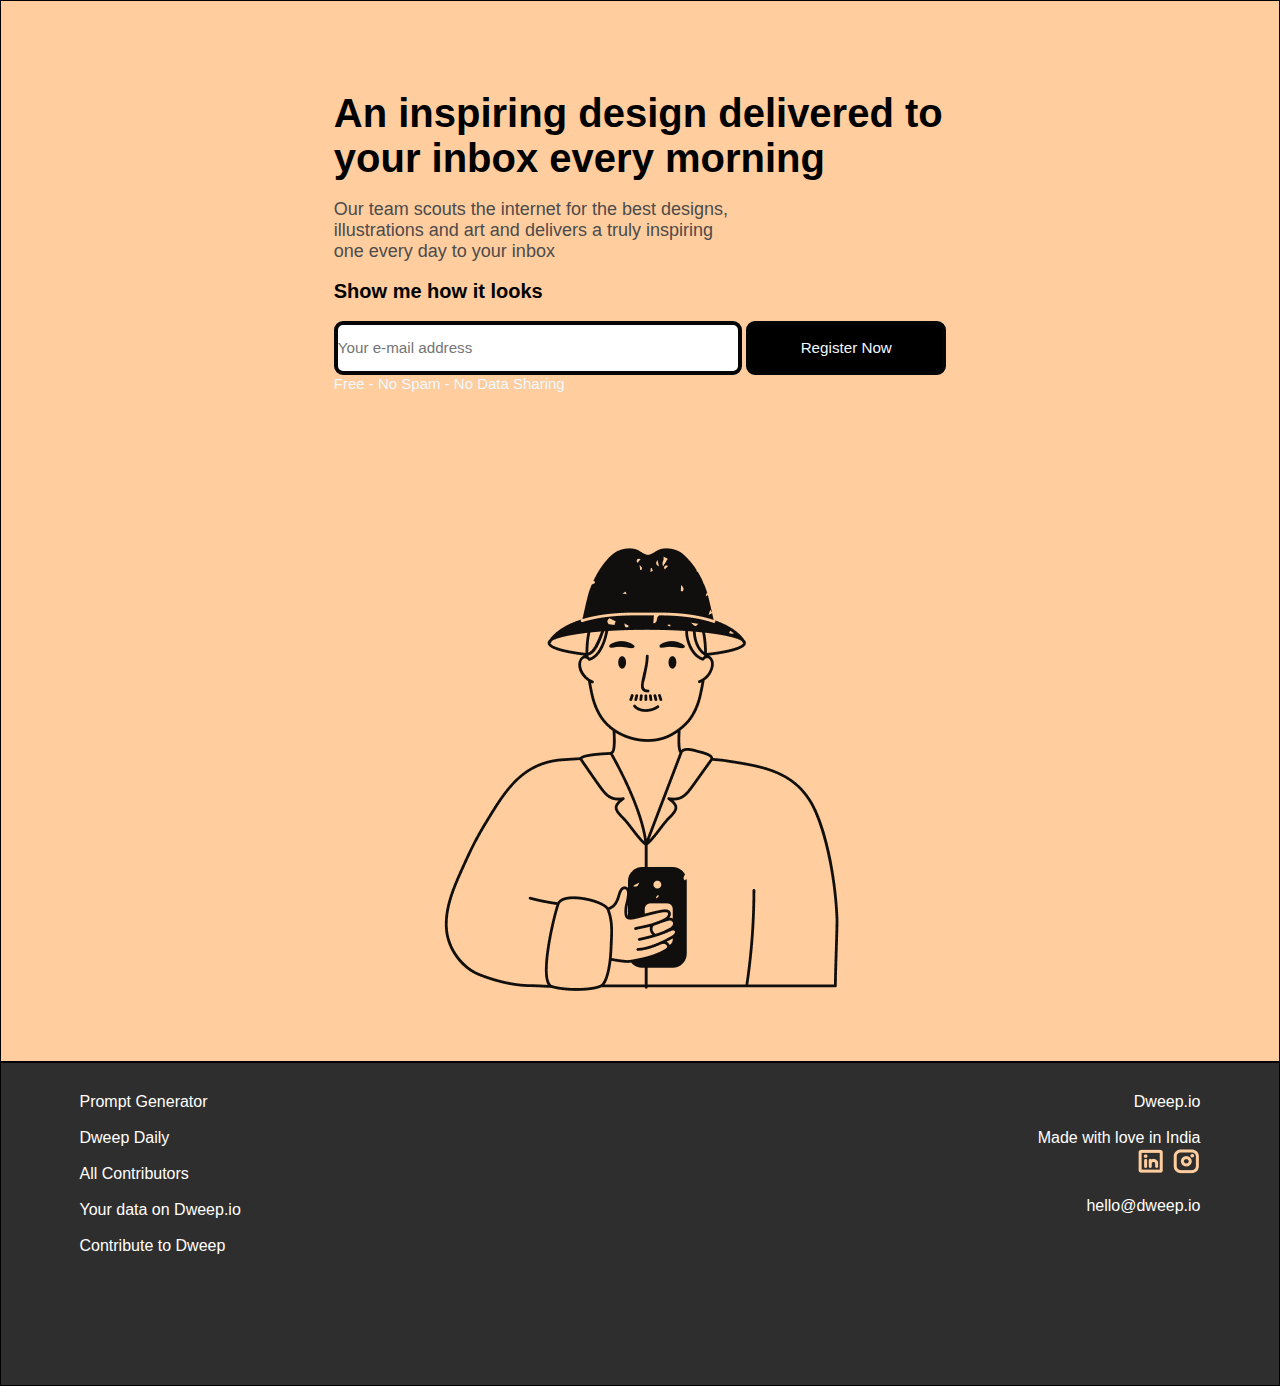
<file: miniproject1/index.html>
<!DOCTYPE html>
<html lang="en">

<head>
    <meta charset="UTF-8">
    <meta name="viewport" content="width=device-width, initial-scale=1.0">
    <title>Document</title>
    <link rel="stylesheet" href="style.css">
</head>

<body>
    <header>
        <div class="container">
            <div class=" content">
                <h1> An inspiring design delivered to<br> your inbox every morning</h1><br>
                <p>
                    Our team scouts the internet for the best designs,<br> illustrations and art and delivers a truly
                    inspiring <br>one every day to your inbox
                </p>
                <br>

                <h3>Show me how it looks</h3><br>

                <div class="search">
                    <form>
                        <input type="email" placeholder="Your e-mail address">
                        <input type="submit" value="Register Now">
                    </form>

                    <p class type="free">Free - No Spam - No Data Sharing
                    </p>
                </div>
            </div>
            <div class="image">
                <img src="image/dweep io 1.png">
            </div>

        </div>
    </header>
    <footer>
        <div class="list">
            <div class="list1">
                <ul type="none">
                    <li>Prompt Generator</li><br>
                    <li>Dweep Daily</li><br>
                    <li>All Contributors</li><br>
                    <li>Your data on Dweep.io</li><br>
                    <li>Contribute to Dweep</li>
                </ul>
            </div>
            <div class="list2">
                <ul type="none">
                    <li class="li"> Dweep.io</li><br>
                    <li>Made with love in India</li>
                </ul>
                <ul type="none">
                    <li class="li">
                        <img src="image/LinkedinLogo.png">
                        <img src="image/InstagramLogo.png">
                    </li>
                    <br>
                    <li class type="li">hello@dweep.io</li>
                </ul>

            </div>
        </div>
    </footer>

</body>

</html>
</file>
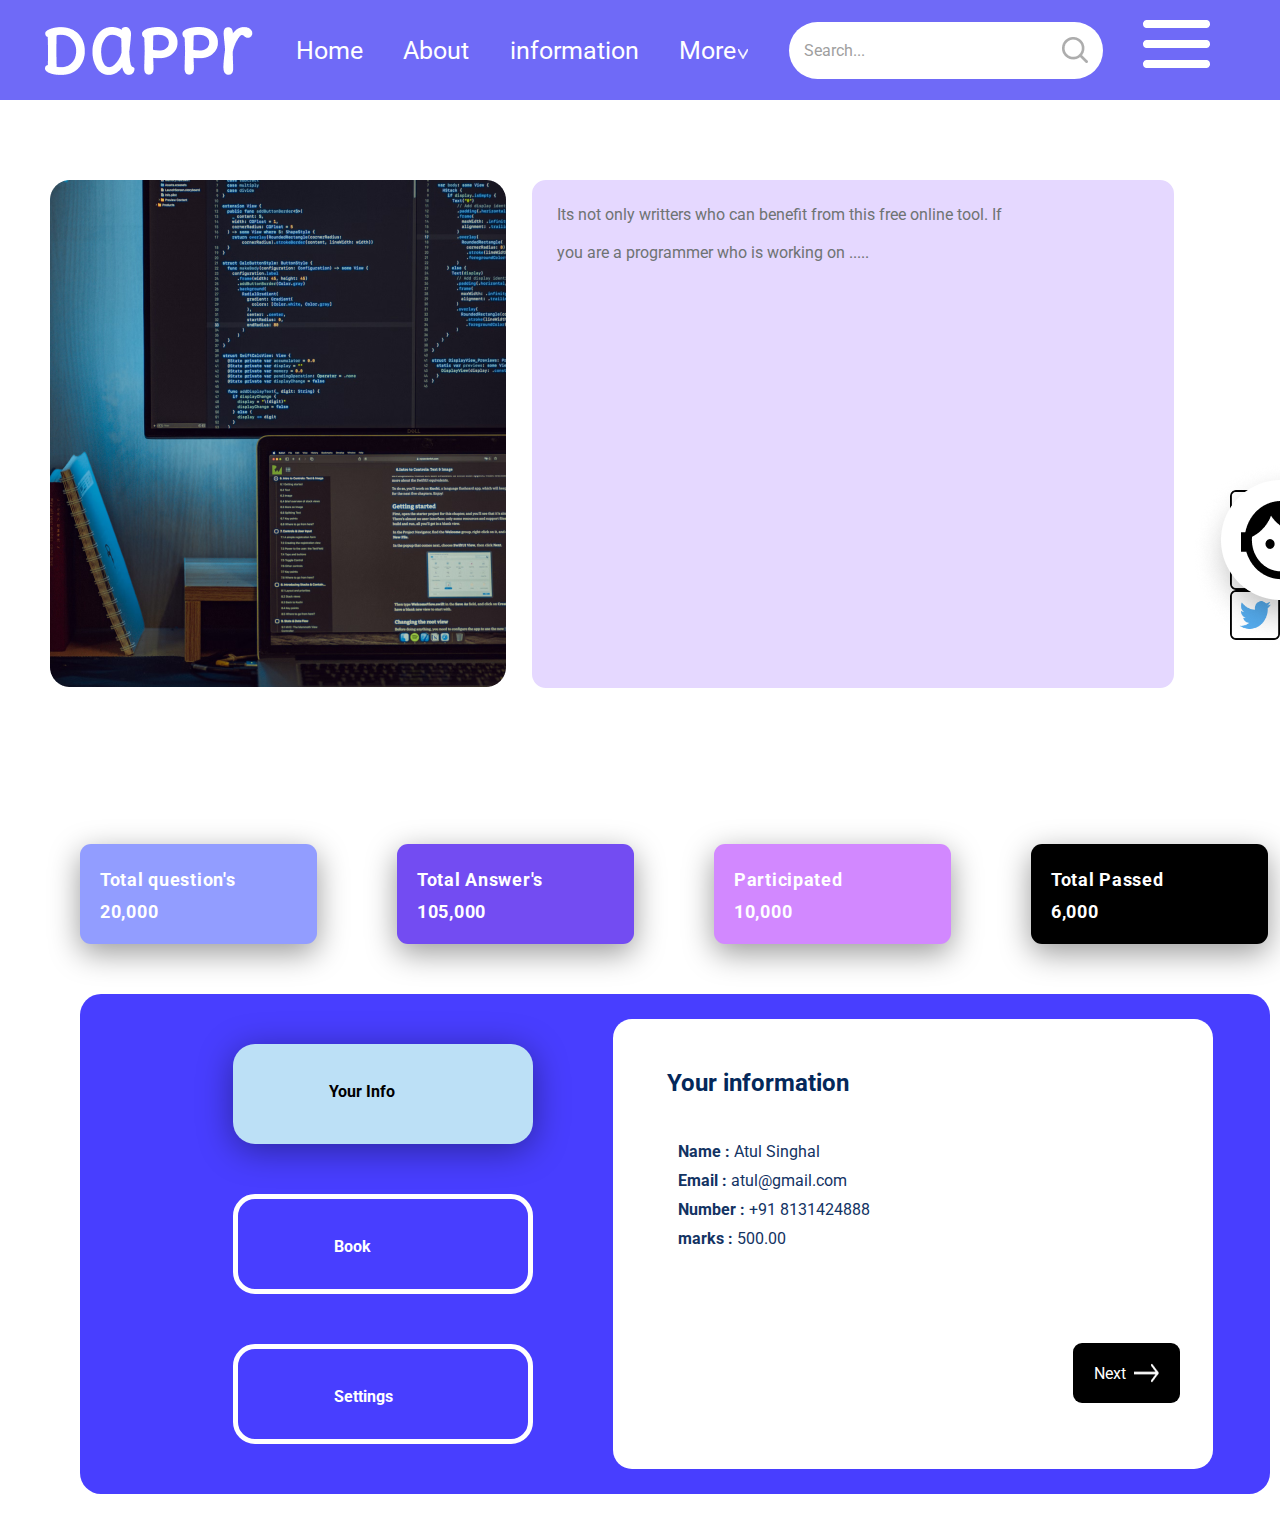
<file: miniproject2/index.html>
<!DOCTYPE html>
<html lang="en">
<head>
    <meta charset="UTF-8">
    <meta name="viewport" content="width=device-width, initial-scale=1.0">
    <title>Microproject 2</title>
    <link rel="stylesheet" href="style.css">
</head>
<body>
    
    <html lang="en">
    
    <head>
        <meta charset="UTF-8">
        <meta name="viewport" content="width=device-width, initial-scale=1.0">
        <title>Dappr</title>
        <link rel="stylesheet" href="style.css">
        <link rel="preconnect" href="https://fonts.googleapis.com">
        <link rel="preconnect" href="https://fonts.gstatic.com" crossorigin>
        <link href="https://fonts.googleapis.com/css2?family=Poppins:wght@300&family=Roboto:wght@100;400&display=swap" rel="stylesheet">
    </head>
    
    <body>
        <div class="container">
          
            <div class="navbar">
                <div class="logo">
                    <img src="image/dappr.png" alt="dappr logo" />
    
                </div>
                <div class="nav-items">
                    <p class="nav-content">Home</p>
                    <p class="nav-content">About</p>
                    <p class="nav-content">information</p>
                    <div class="more-menu">
                        <p class="nav-content">More</p>
                        <img src="image/down-arrow.png" alt="down arrow icon" class="down-arrow">
                    </div>
                    <div class="search-box">
                        <p class="search-para">Search...</p>
                        <img src="image/search-icon.png" alt="search icon img" class="search-icon">
                    </div>
                </div>
                <div class="hamburger-icon">
                    <img src="image/hamburger-icon.png" alt="hamburger img">
                </div>
            </div>
        </div>
     
        <div class="content">
            <div class="image-comp">
                <img src="image/comp.png" alt="computer image">
            </div>
            <div class="V">
                <p>
                    Its not only writters who can benefit from this free online tool. If
                </p>
                <br>
                <p>you are a programmer who is working on .....</p>
            </div>
        </div>
   
        <div class="social-icons">
            <img src="image/wa.png" alt="whatsapp" class="icons">
            <img src="image/fb.png" alt="fb image" class="icons">
            <img src="image/tw.png" alt="twitter" class="icons">
        </div>
       
        <div class="status">
            <div class="A">
                <p>Total question's</p>
                <p>20,000</p>
            </div>
            <div class="B">
                <p>Total Answer's</p>
                <p>105,000</p>
            </div>
            <div class="C">
                <p>Participated</p>
                <p>10,000</p>
            </div>
            <div class="D">
                <p>Total Passed</p>
                <p>6,000</p>
            </div>
            <div class="support-icon">
                <img src="image/support.png" alt="support image" class="supp-icon">
            </div>
        </div>
       
        <div class="contact">
            <div class="in">
                <div class="info">
                    <p class="left-content">Your Info</p>
                </div>
                <div class="book">
                    <p class="left-content">Book</p>
                </div>
                <div class="Setting">
                    <p class="left-content">Settings</p>
                </div>
    
            </div>
            <div class="your-info">
                <h2 class="heading">Your information</h2>
    
                <div class="data">
                    <p class="name"> <b class="N">Name :  </b> Atul Singhal</p>
                    <p class="email"> <b class="N">Email :  </b> atul@gmail.com</p>
                    <p class="number"> <b class="N">Number :  </b>+91 8131424888</p>
                    <p class="marks"> <b class="N">marks :  </b> 500.00</p>
                </div>
                <div class="btn">
                    <p class="next">Next</p>
                    <img src="image/arrow.png" alt="arrow image" class="arrow-img">
                </div>
            </div>
        </div>
    
    </body>
    
    </html>
   </body>
</html>
</file>
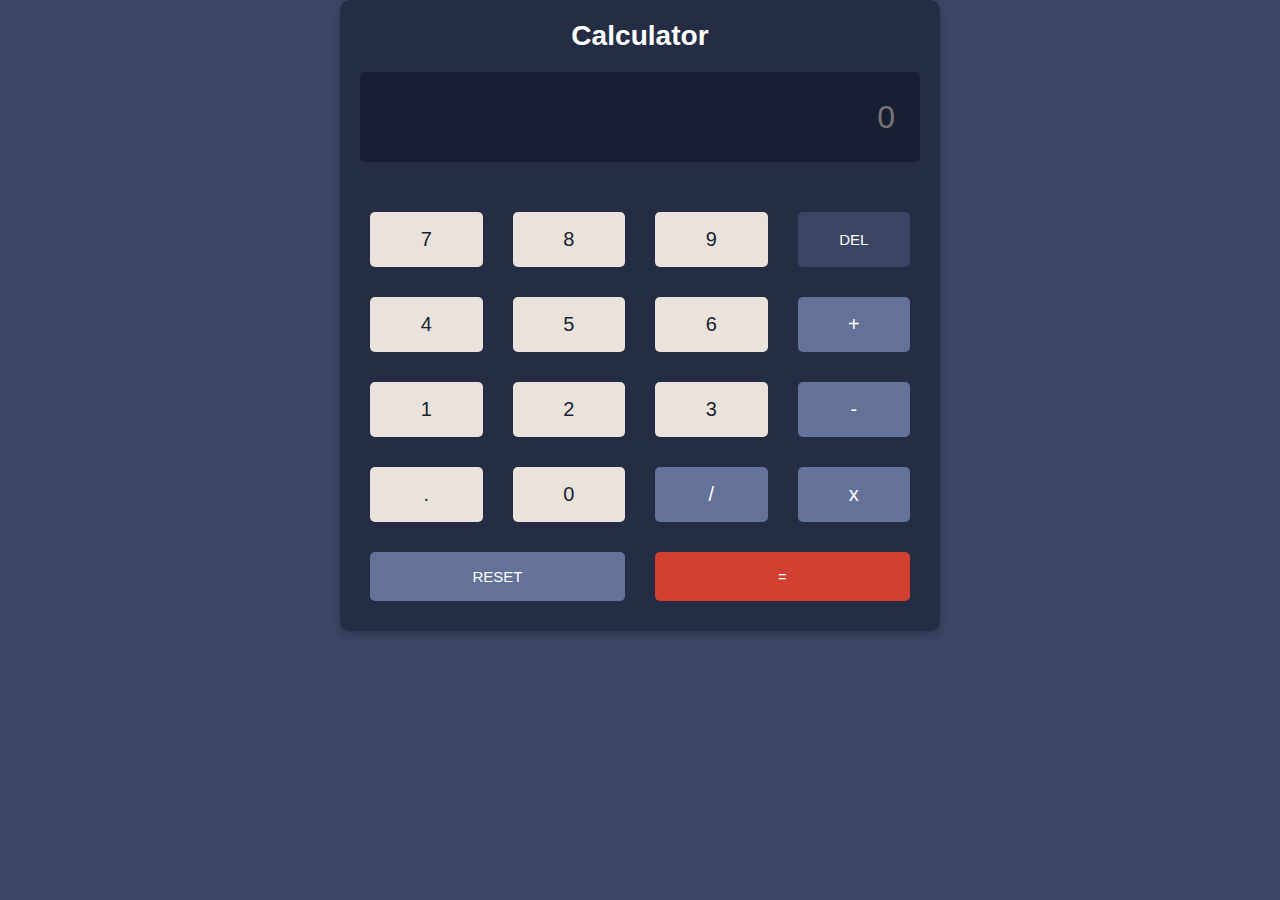
<file: miniproject4/index.html>
<!DOCTYPE html>
<html lang="en">

<head>
    <meta charset="UTF-8">
    <meta name="viewport" content="width=device-width, initial-scale=1.0">
    <title>Calculator</title>
    <link rel="stylesheet" href="style.css">
</head>

<body>
    <div class="calculator">
        <div class="header">
            <h3>Calculator</h3>
        </div>
        <div class="input-display">
            <input class="display" id="input" type="text" placeholder="0">
        </div>
        <div class="Numpad">
            <div class="btn-container">
                <button class="btn btn-number" type="button" data-value="7">7</button>
                <button class="btn btn-number" type="button" data-value="8">8</button>
                <button class="btn btn-number" type="button" data-value="9">9</button>
                <button class="btn btn-del" type="button" onclick="del()" data-value="DEL">DEL</button>
                <button class="btn btn-number" type="button" data-value="4">4</button>
                <button class="btn btn-number" type="button" data-value="5">5</button>
                <button class="btn btn-number" type="button" data-value="6">6</button>
                <button class="btn btn-operator" type="button" data-value="+">+</button>
                <button class="btn btn-number" type="button" data-value="1">1</button>
                <button class="btn btn-number" type="button" data-value="2">2</button>
                <button class="btn btn-number" type="button" data-value="3">3</button>
                <button class="btn btn-operator" type="button" data-value="-">-</button>
                <button class="btn btn-number" type="button" data-value=".">.</button>
                <button class="btn btn-number" type="button" data-value="0">0</button>
                <button class="btn btn-operator" type="button" data-value="/">/</button>
                <button class="btn btn-operator" type="button" data-value="*">x</button>
                <button class="btn btn-reset" type="button" onclick="reset()" data-value="reset">RESET</button>
                <button class="btn btn-equal" type="button" data-value="=">=</button>
            </div>
        </div>
    </div>
    <script src="script.js"></script>
</body>

</html>
</file>
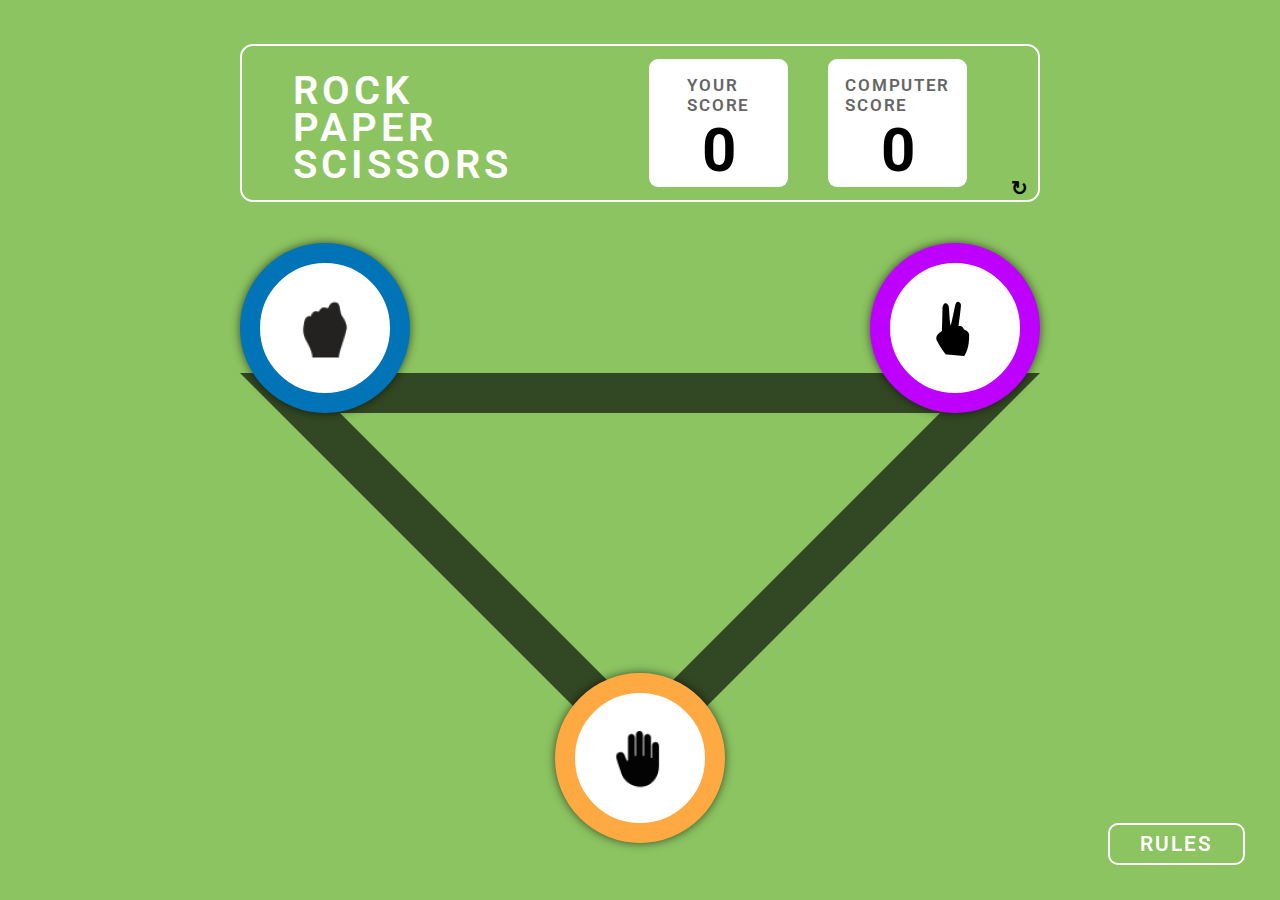
<file: moduletest1/index.html>
<!DOCTYPE html>
<html lang="en">
<head>
	<meta charset="UTF-8" />
	<meta name="viewport" content="width=device-width, initial-scale=1.0" />
	<title>ROCK PAPER SCISSORS</title>
	<link href="https://fonts.googleapis.com/css2?family=Roboto:wght@700&display=swap" rel="stylesheet">
	<link rel="stylesheet" href="./style.css" />
</head>
<body>
	<div class="topsection">
		<header>
			<div class="title">
				<p class="p1">ROCK </p>
				<p class="p2">PAPER </p>
				<p class="p3">SCISSORS</p>
			</div>
			<div class="score">
				<div class="scoreBox">
					<p>
						YOUR <br />
						SCORE
					</p>
					<span id="userScore"></span>
				</div>
				<div class="scoreBox">
					<p>COMPUTER <br />SCORE</p>
					<span id="pcScore"></span>
				</div>
			</div>
			<span id="rl" onclick="refresh()">&#8635;</span>
		</header>
	</div>
	<main class="middle">
		<div class="select" id="selects">
			<div class="Img rock" onclick="letsPlay('rock')">
				<img src="./image/rock.png" alt="" />
			</div>
			<div class="Img paper" onclick="letsPlay('paper')">
				<img src="./image/paper.png" alt="" />
			</div>
			<div class="Img scissor" onclick="letsPlay('scissor')">
				<img src="./image/scissor.png" alt="" />
			</div>
		</div>
		<div class="Results" id="Result">
			<div class="resultshow">
				<div class="myChoice" id="myChoice">
					<img src="./image/rock.png" alt="" id="userChoice" />
				</div>
				<div class=" finalResult" id="choiceResultDetails">
					<h1 id="yourTitle">YOU WIN</h1>
					<h2 id="resultTie">AGAINST PC</h2>
					<button onclick="playagain()">PLAY AGAIN</button>
				</div>
				<div class="pcChoice" id="pcChoice">
					<img src="./image/scissor.png" alt="" id="displayDone" />
					<img src="./image/hand" alt="" id="display" />
				</div>
			</div>
		</div>
	</main>
	<div class="buttonSection">
		<div class="button " id="ruleButton" onclick="closeRules()">
			RULES
		</div>
		<a href="./win.html" class="button next" id="next">NEXT</a>
	</div>
	<div id="gameRule">
		<h1>Game Rule</h1>
		<ul>
			<li>Rock beats scissors, scissors beat paper, and paper beats rock.</li>
			<li>
				Agree ahead of time whether you’ll count off “rock, paper, scissors,
				shoot” or just “rock, paper, scissors.”
			</li>
			<li>
				Use rock, paper, scissors to settle minor decisions or simply play to
				pass the time
			</li>
			<li>
				If both players lay down the same hand, each player lays down another
				hand
			</li>
		</ul>
		<div id="closeRules" onclick="closeRules()">X</div>
	</div>
	<script src="script.js"></script>
</body>
</html>
</file>
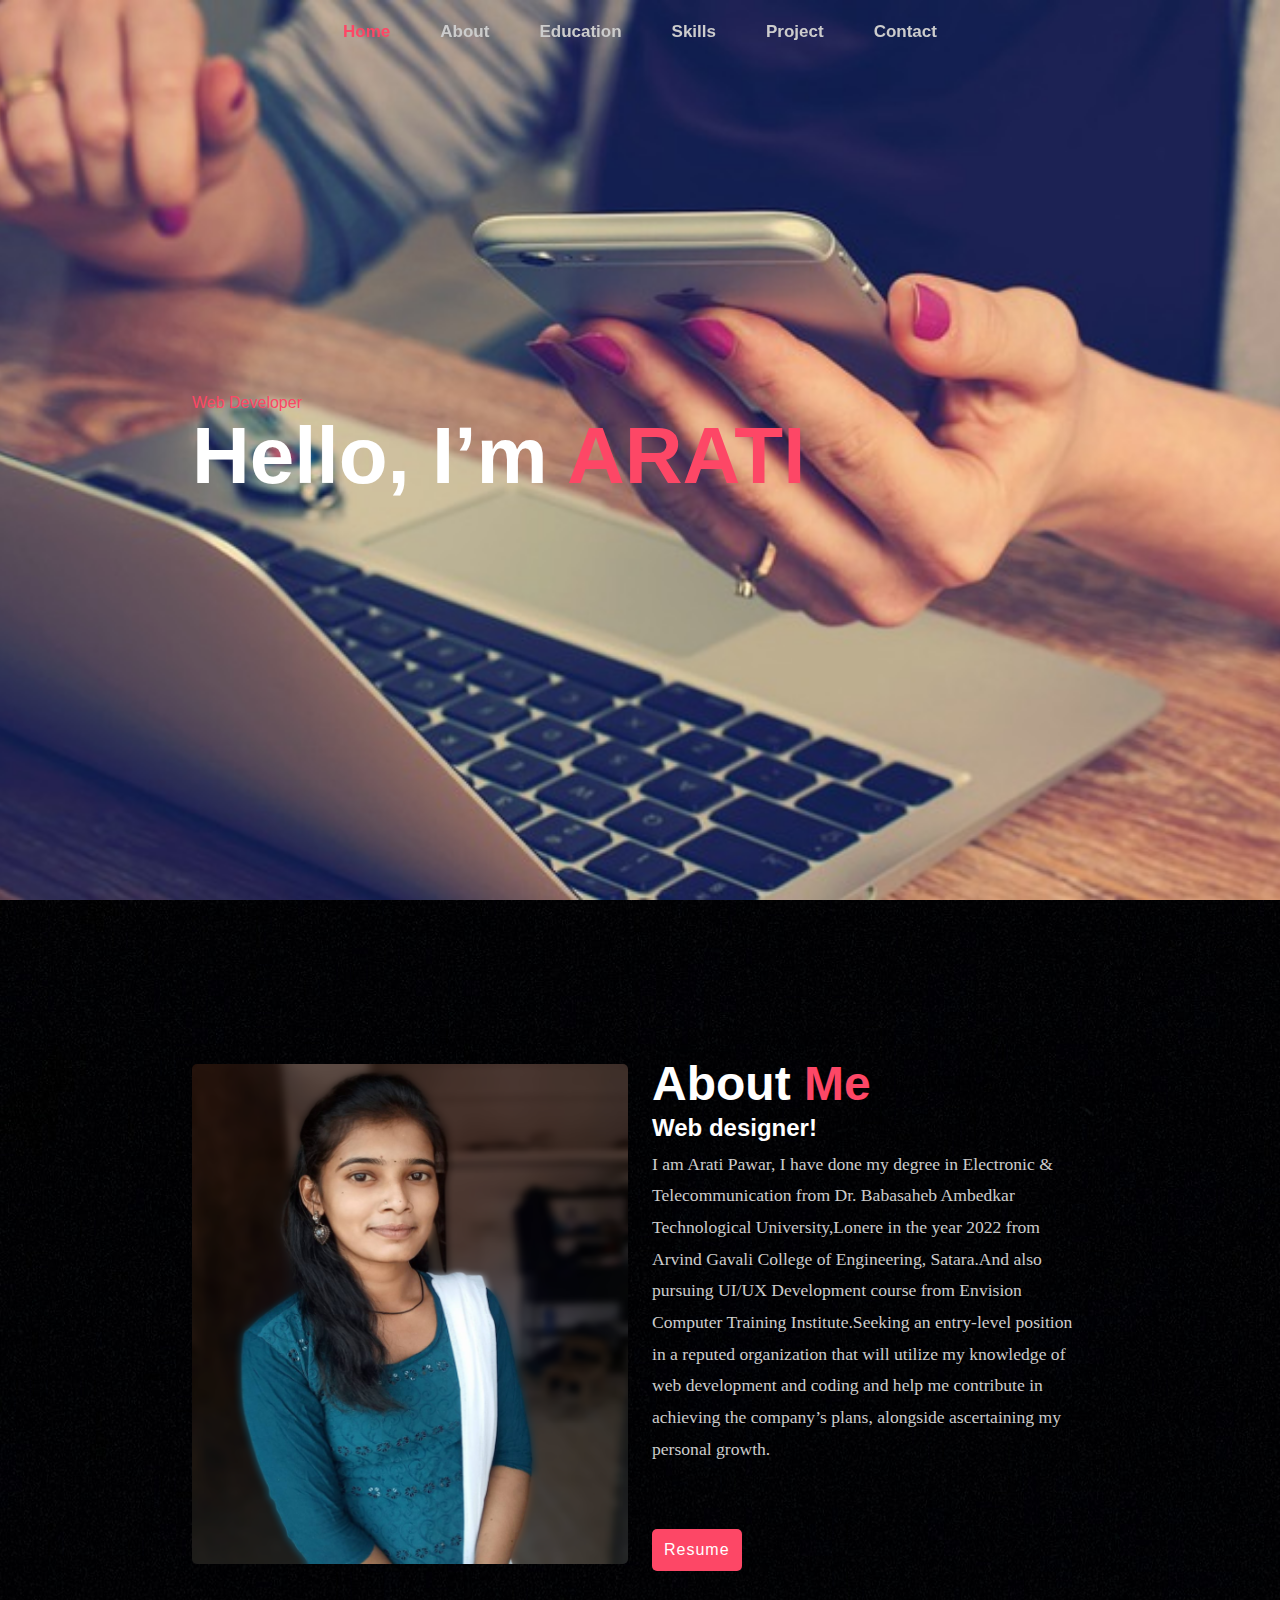
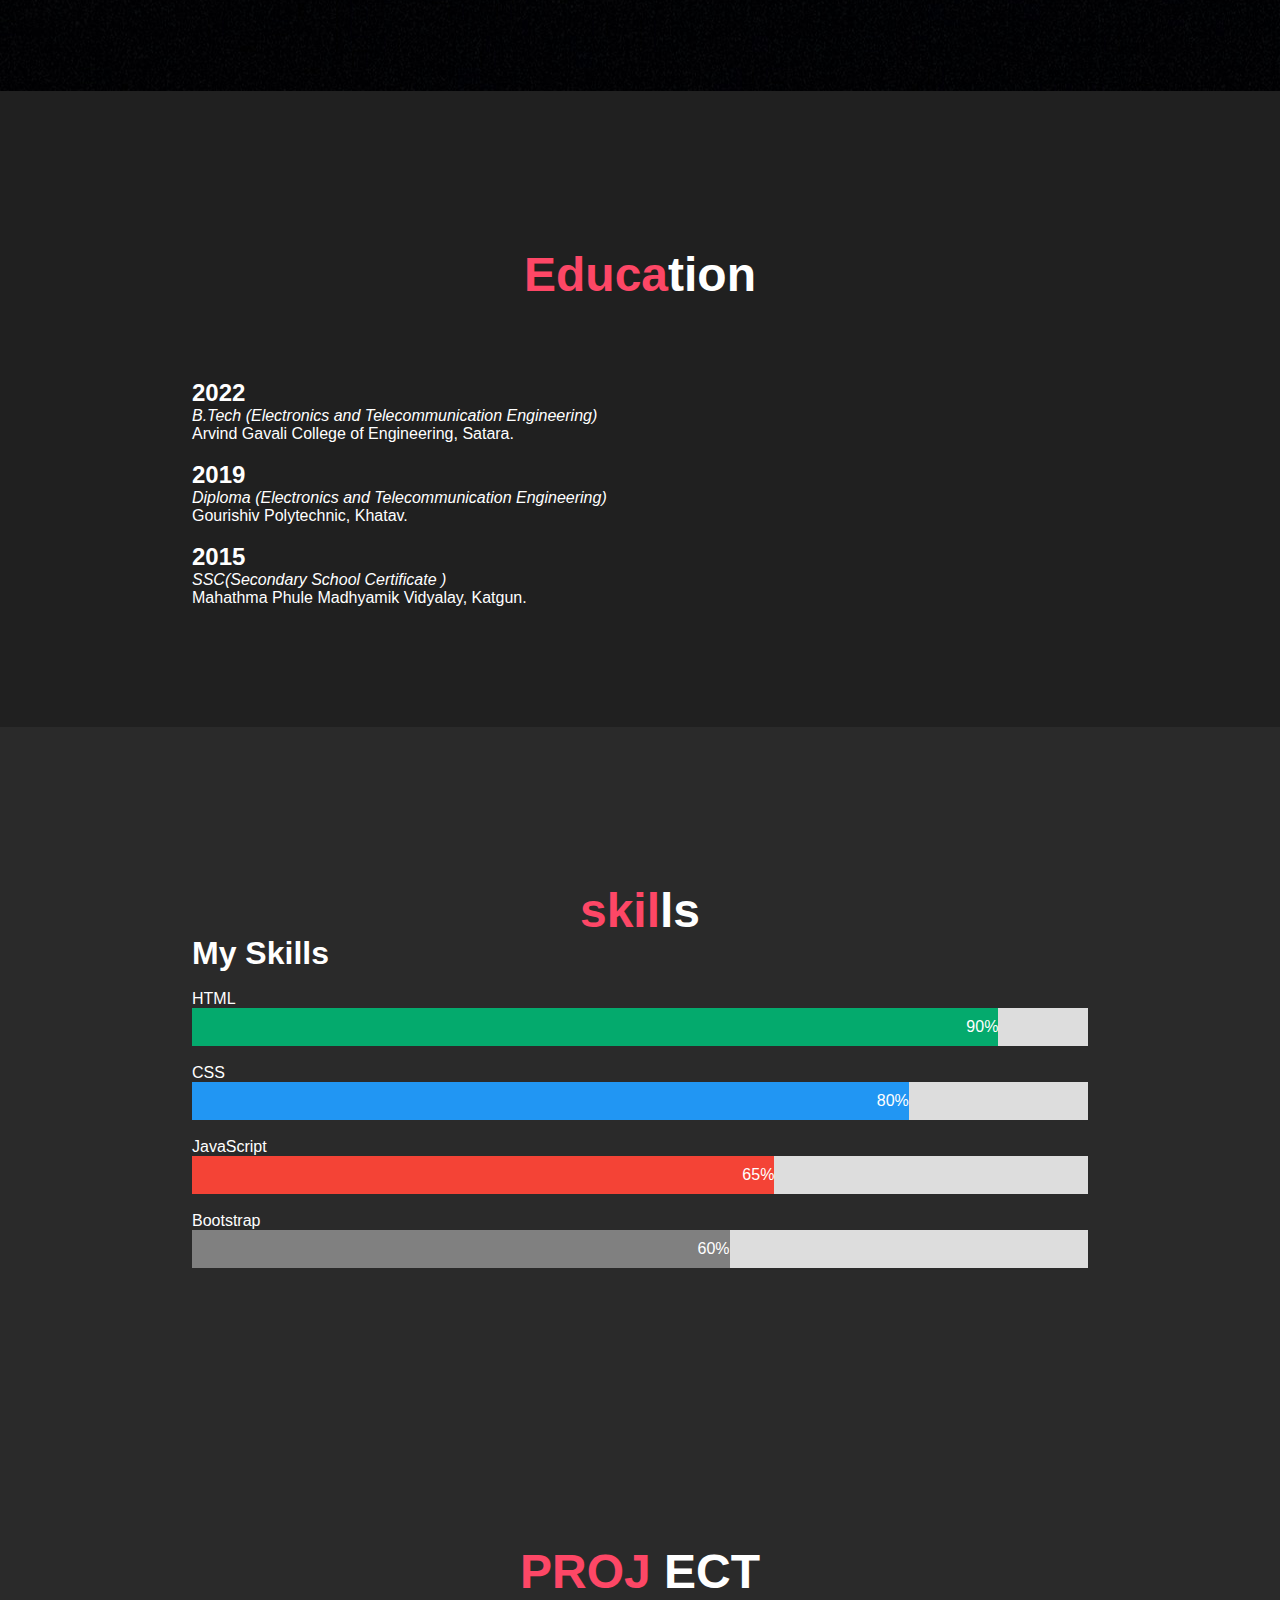
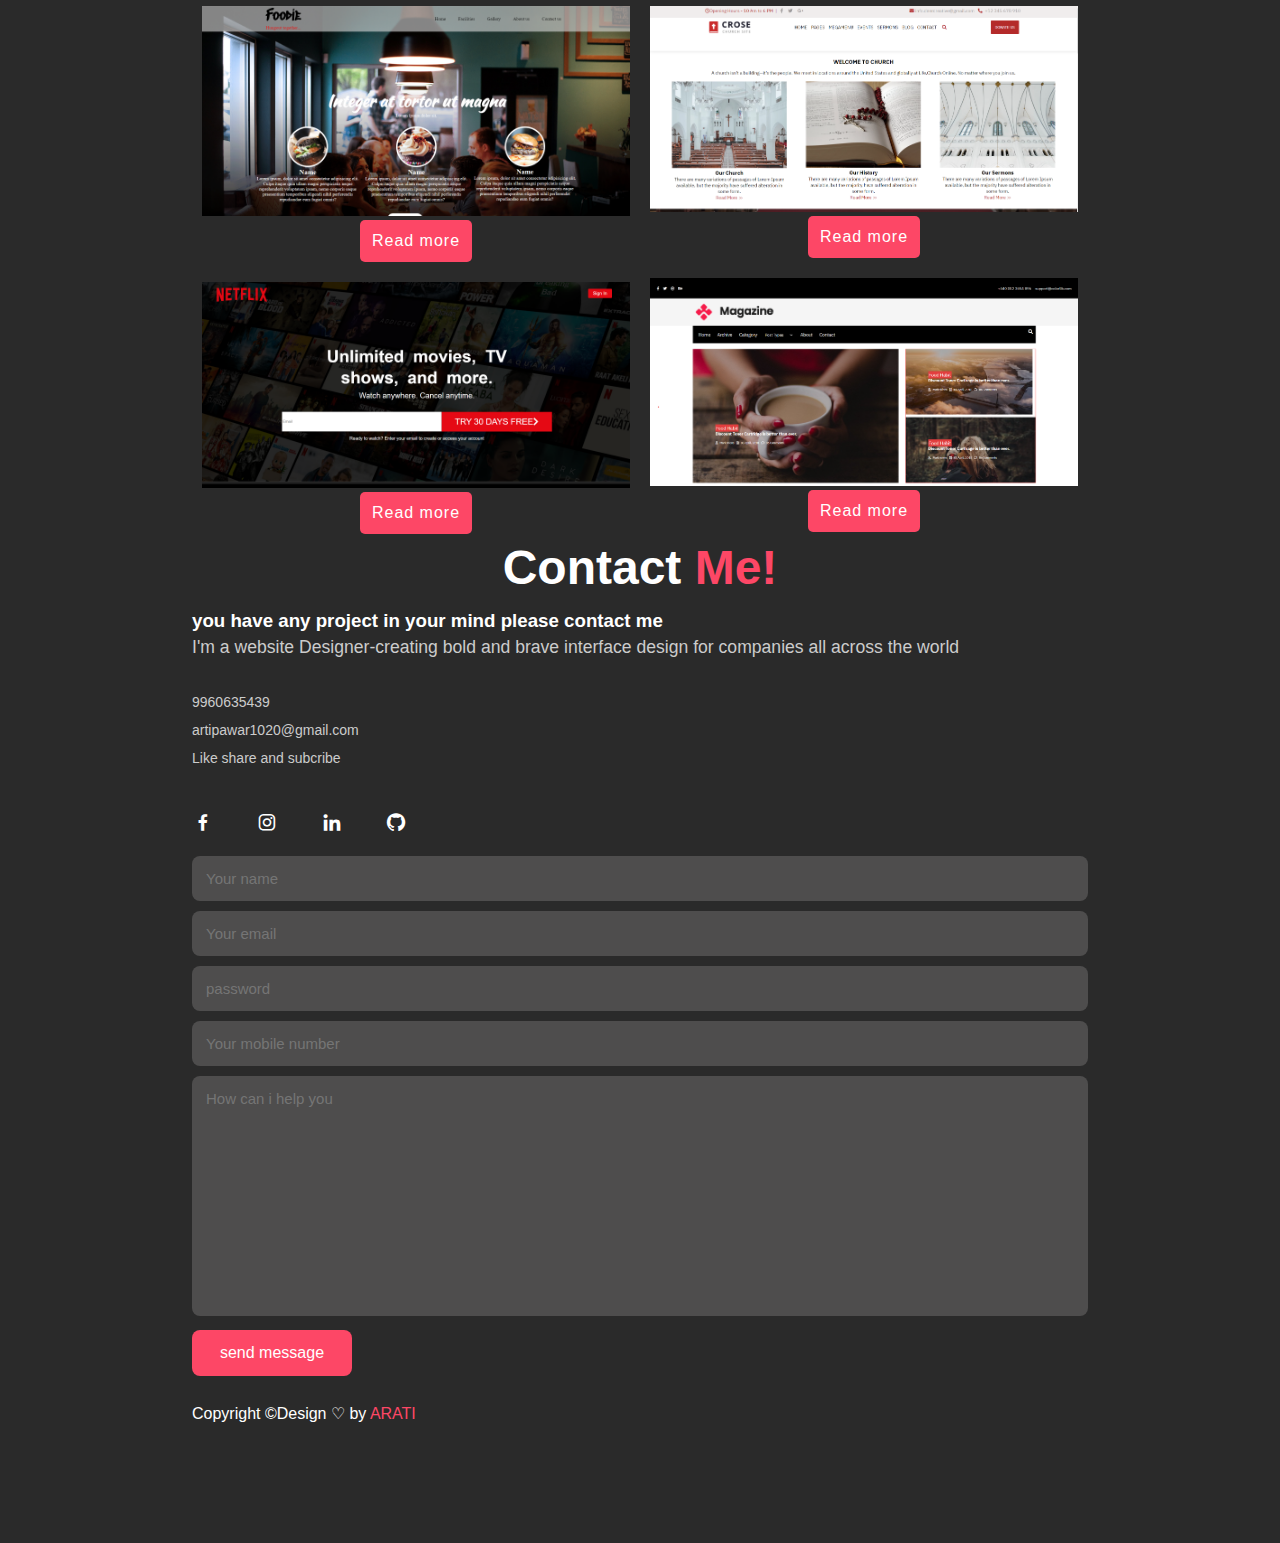
<file: portfolio/index.html>
<!DOCTYPE html>
<html lang="en">
<head>
    <meta charset="UTF-8">
    <meta name="viewport" content="width=device-width, initial-scale=1.0">
    <title>My Portfolio</title>
    <link rel="stylesheet" href="style.css">
    <link rel="stylesheet"href="https://unpkg.com/boxicons@latest/css/boxicons.min.css">
</head>
<body>
    <header>
        <ul class="navlist">
            <li><a href="#home" class="active">Home</a></li>
            <li><a href="#about" >About </a></li>
            <li><a href="#services" >Education</a></li>            
            <li><a href="#Portfolio" >Skills</a></li>
            <li><a href="#Project" >Project </a></li>
            <li><a href="#Contact" >Contact</a></li>
        </ul>
        <div class="bx bx-menu" id="menu-icon"></div>
    </header>
                 <section class="home" id="home">
                    <div class="home-text">
                        <div class="slide">
                        <span class="title"> Web Developer</span>
                            <h1>Hello, I’m <span>ARATI</span></h1>
                             <div class="button">
                            </div>
        </div>
    </section>
    <section class="about" id="about">
        <div class="about-img">
            <img src="image/p7.png">
        </div>
        <div class="about-text">
            <h2>About <span>Me</span></h2>
            <h4>Web designer!</h4>
            <p>I am Arati Pawar, I have done my degree in Electronic & Telecommunication from Dr. Babasaheb Ambedkar Technological University,Lonere in the year 2022 from Arvind Gavali College of Engineering, Satara.And also pursuing  UI/UX Development course from Envision Computer Training Institute.Seeking an entry-level position in a reputed organization that will utilize my knowledge of web development and coding and help me contribute in achieving the company’s plans, alongside ascertaining my personal growth.
            </p>
            <a href="cv.pdf" class="btn"> Resume</a>
        </div>
    </section>
    <section class="services" id="services">
        <div class="main-text">
            <h2><span>Educa</span>tion</h2>
        </div>
        <div class="services-content">
            </div> 
           <div>           
                <h2>2022</h2>
                <p> <em>B.Tech (Electronics and Telecommunication Engineering)</em></p>
                    <p>Arvind Gavali College of Engineering, Satara.</p>
            </div>
            <br>
         <div>
                <h2>2019</h2>
                <p>
                <em> Diploma (Electronics and Telecommunication Engineering) </em>
                </p>
                <p>Gourishiv Polytechnic, Khatav.</p>
            </div>
            <br>
            <div>
                <h2>2015</h2>
                <p>
                <em>SSC(Secondary School Certificate ) </em>
                </p>
                <p>Mahathma Phule Madhyamik Vidyalay, Katgun.</p>
            </div>
    </section>
    <section class="Portfolio" id="Portfolio">
        <div class="main-text">
            <h2><span>skil</span>ls</h2>
        </div>
        <div class="portfolio-content">
            <h1>My Skills</h1>
            <br><p>HTML</p>
            <div class="container">
            <div class="skills html">90%</div>
            </div>
            <br>
            <p>CSS</p> 
            <div class="container">
              <div class="skills css">80%</div>
            </div>
            <br>
            <p>JavaScript</p>
            <div class="container">
              <div class="skills js">65%</div>
            </div>
          <br>
            <p>Bootstrap</p>
            <div class="container">
              <div class="skills php">60%</div>
            </div>
        </div>
        </section>
        <section class="Project" id="Project">
            <div class="main-text">
                <h2><span>PROJ</span> ECT</h2>
                <div class="column">
                    <img src="image/p1.png" alt="Snow" style="width:100%">
                    <a href="///C:/Users/Nilesh/Desktop/ARATI/css/19.04.23/index.html" class="btn"> Read more</a>
                </div>
                  <div class="column">
                    <img src="image/p4.png" alt="Forest" style="width:100%">
                    <a href="file:///C:/Users/Nilesh/Desktop/ARATI/css/27.04.23/Crose/index.html" class="btn"> Read more</a>
                  </div>
                  <div class="p">
                    <img src="image/p5.png" alt="Mountains" style="width:100%">
                    <a href="file:///D:/Internship/codsoft/Magazine/index.html" class="btn"> Read more</a>
                  </div>
                  <div class="p">
                    <img src="image/p6.png" alt="Mountains" style="width:100%">
                    <a href="file:///D:/Internship/BHARAT-INTERN/netfilx/index.html" class="btn"> Read more</a>
                  </div>
                </div>
        </section>
        <br>
                <section class="Contact" id="Contact">
                    <div class="contact-text">
                        <h2>Contact <span> Me!</span></h2>
                        <br>
                        <h3> you have any project in your mind please contact me </h3>
                       <p> I'm a website Designer-creating bold and brave interface design for companies all across the world</p>
                        <div class="list">
                            <li><a href="#">9960635439</a></li>
                            <li><a href="#">artipawar1020@gmail.com</a></li>
                            <li><a href="#">Like share and subcribe</a></li>
                        </div>
                        <div class="contact-icons">
                            <a href="#"><i class='bx bxl-facebook'></i></a>
                            <a href="#"><i class='bx bxl-instagram'></i></a>
                            <a href="#"><i class='bx bxl-linkedin'></i></a>
                            <a href="#"><i class='bx bxl-github'></i></a>
                        </div>
                    </div>
                        <div class="contact-form">
                            <form action="">
                                <input type="name" placeholder="Your name" required>
                                <input type="email" placeholder="Your email" required>
                                <input type="password" placeholder="password" required>
                                <input type="number" placeholder="Your mobile number" required>
                                <textarea name="" id="" cols="20" rows="5" placeholder="How can i help you" required></textarea>
                                <input type="submit" value="send message" class="submit" required>
                            </form>
                        </div>
                        <br>
                        <div> <p>Copyright &#169;Design  &#9825; by <span
                            id="myname">ARATI</span></p>
                            </div>
                </section>
            </body>
            </html>
</file>
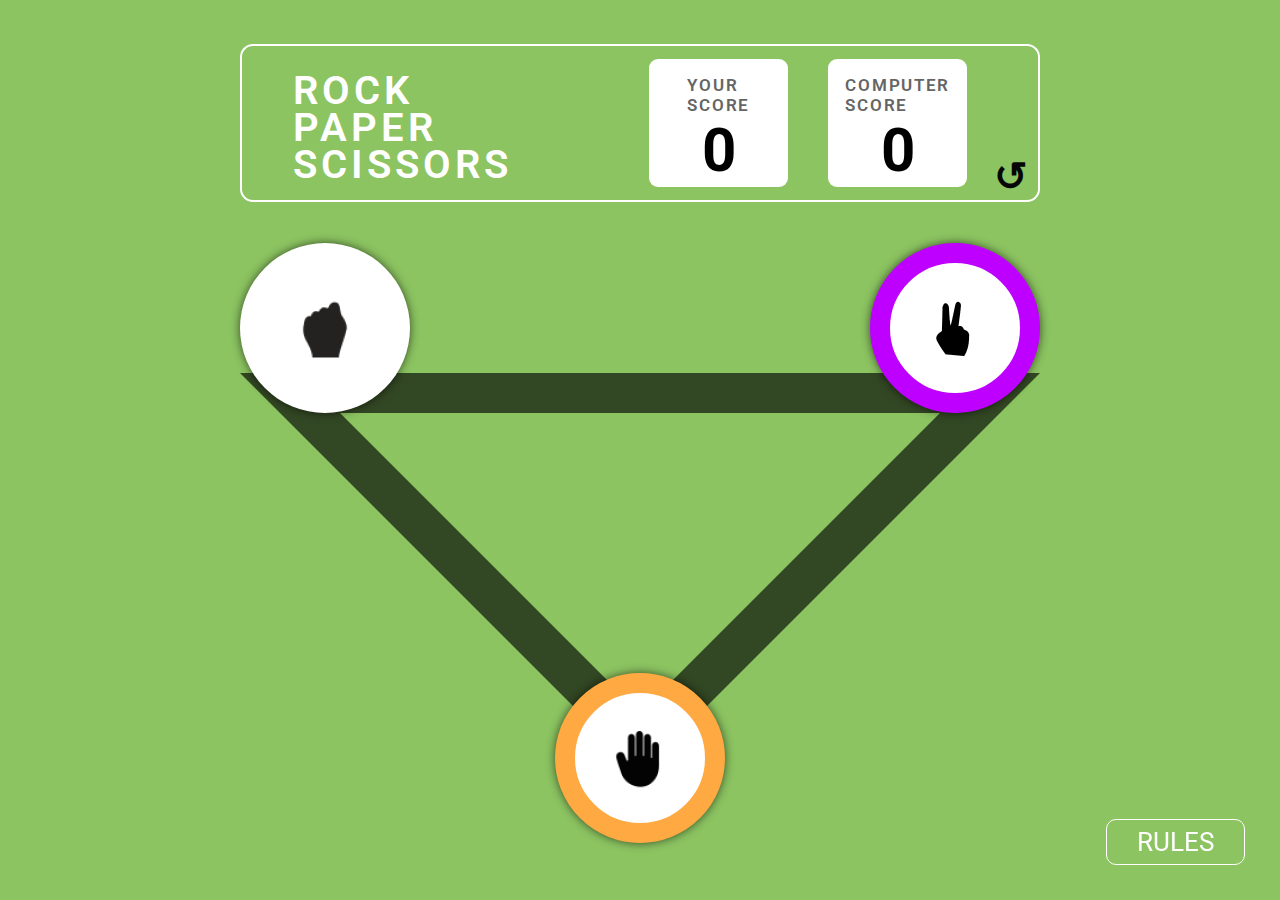
<file: test1/index.html>
<!DOCTYPE html>
<html lang="en">
	<head>
		<meta charset="UTF-8" />
		<meta name="viewport" content="width=device-width, initial-scale=1.0" />
		<title>ROCK PAPER SCISSORS</title>
		<link href="https://fonts.googleapis.com/css2?family=Roboto:wght@700&display=swap" rel="stylesheet">
		<link rel="stylesheet" href="./style.css" />
	</head>
	<body>
		<div class="topsection">
			<header>
				<div class="title">
					<p class="p1">ROCK </p>
					<p class="p2">PAPER </p>
					<p class="p3">SCISSORS</p>
				</div>
				<div class="score">
					<div class="scoreBox">
						<p>
							YOUR <br />
							SCORE
						</p>
						<span id="userScore"></span>
					</div>
					<div class="scoreBox">
						<p>COMPUTER <br />SCORE</p>
						<span id="pcScore"></span>
					</div>
				</div>
				<span id="rl" onclick="refresh()">&#8634;</span>
			</header>
		</div>

		<main class="middle">
        <div class="select" id="selects">
				<div class="Img rock" onclick="letsPlay('rock')">
					<img src="./image/rock.png" alt="" />
						
				</div>
               <div class="Img paper" onclick="letsPlay('paper')">
					<img src="./image/paper.png" alt="" />
				</div>
				<div class="Img scissor" onclick="letsPlay('scissor')">
					<img src="./image/scissor.png" alt="" />
				</div>
			</div>

			<div class="Results" id="Result">
				<div class="resultshow">
					<div class="myChoice" id="myChoice">
						<img src="./image/rock.png" alt="" id="userChoice" />
						<svg xmlns="http://www.w3.org/2000/svg" width="164" height="164" viewBox="0 0 164 164" fill="none">
							<g filter="url(#filter0_i_1486_12)">
							  <circle cx="83" cy="81" r="55" fill="white"/>
							</g>
							<g filter="url(#filter1_d_1486_12)">
							  <circle cx="83" cy="81" r="63" stroke="#0074B6" stroke-width="16" shape-rendering="crispEdges"/>
							</g>
							<defs>
							  <filter id="filter0_i_1486_12" x="28" y="26" width="113" height="110" filterUnits="userSpaceOnUse" color-interpolation-filters="sRGB">
								<feFlood flood-opacity="0" result="BackgroundImageFix"/>
								<feBlend mode="normal" in="SourceGraphic" in2="BackgroundImageFix" result="shape"/>
								<feColorMatrix in="SourceAlpha" type="matrix" values="0 0 0 0 0 0 0 0 0 0 0 0 0 0 0 0 0 0 127 0" result="hardAlpha"/>
								<feMorphology radius="1" operator="erode" in="SourceAlpha" result="effect1_innerShadow_1486_12"/>
								<feOffset dx="3"/>
								<feGaussianBlur stdDeviation="10.5"/>
								<feComposite in2="hardAlpha" operator="arithmetic" k2="-1" k3="1"/>
								<feColorMatrix type="matrix" values="0 0 0 0 0 0 0 0 0 0 0 0 0 0 0 0 0 0 0.2 0"/>
								<feBlend mode="normal" in2="shape" result="effect1_innerShadow_1486_12"/>
							  </filter>
							  <filter id="filter1_d_1486_12" x="0" y="0" width="164" height="164" filterUnits="userSpaceOnUse" color-interpolation-filters="sRGB">
								<feFlood flood-opacity="0" result="BackgroundImageFix"/>
								<feColorMatrix in="SourceAlpha" type="matrix" values="0 0 0 0 0 0 0 0 0 0 0 0 0 0 0 0 0 0 127 0" result="hardAlpha"/>
								<feOffset dx="-1" dy="1"/>
								<feGaussianBlur stdDeviation="5.5"/>
								<feComposite in2="hardAlpha" operator="out"/>
								<feColorMatrix type="matrix" values="0 0 0 0 0 0 0 0 0 0 0 0 0 0 0 0 0 0 0.35 0"/>
								<feBlend mode="normal" in2="BackgroundImageFix" result="effect1_dropShadow_1486_12"/>
								<feBlend mode="normal" in="SourceGraphic" in2="effect1_dropShadow_1486_12" result="shape"/>
							  </filter>
							</defs>
						  </svg>
					</div>
					<div class=" finalResult" id="choiceResultDetails">
						<h1 id="yourTitle">You Win</h1>
						<h2 id="resultTie">Against PC</h2>
						<button onclick="playagain()">Play Again</button>
					</div>
					<div class="pcChoice" id="pcChoice">
						<img src="./image/scissor.png" alt="" id="loadingDone" />
						<img src="./image/hand.png" alt="" id="loading" />
					</div>
				</div>
			</div>
		</main>

		<div class="buttonSection">
			<div class="button " id="ruleButton" onclick="closeRules()">
				Rules
			</div>
			<a href="./win.html" class="button ripple" id="next">Next</a>
		</div>
		<div id="gameRule">
			<h1>Game Rule</h1>
			<ul>
				<li>Rock beats scissors, scissors beat paper, and paper beats rock.</li>
				<li>
					Agree ahead of time whether you’ll count off “rock, paper, scissors,
					shoot” or just “rock, paper, scissors.”
				</li>
				<li>
					Use rock, paper, scissors to settle minor decisions or simply play to
					pass the time
				</li>
				<li>
					If both players lay down the same hand, each player lays down another
					hand
				</li>
			</ul>
			<div id="closeRules" onclick="closeRules()">X</div>
		</div>

		<script src="script.js"></script>
	</body>
</html>
</file>
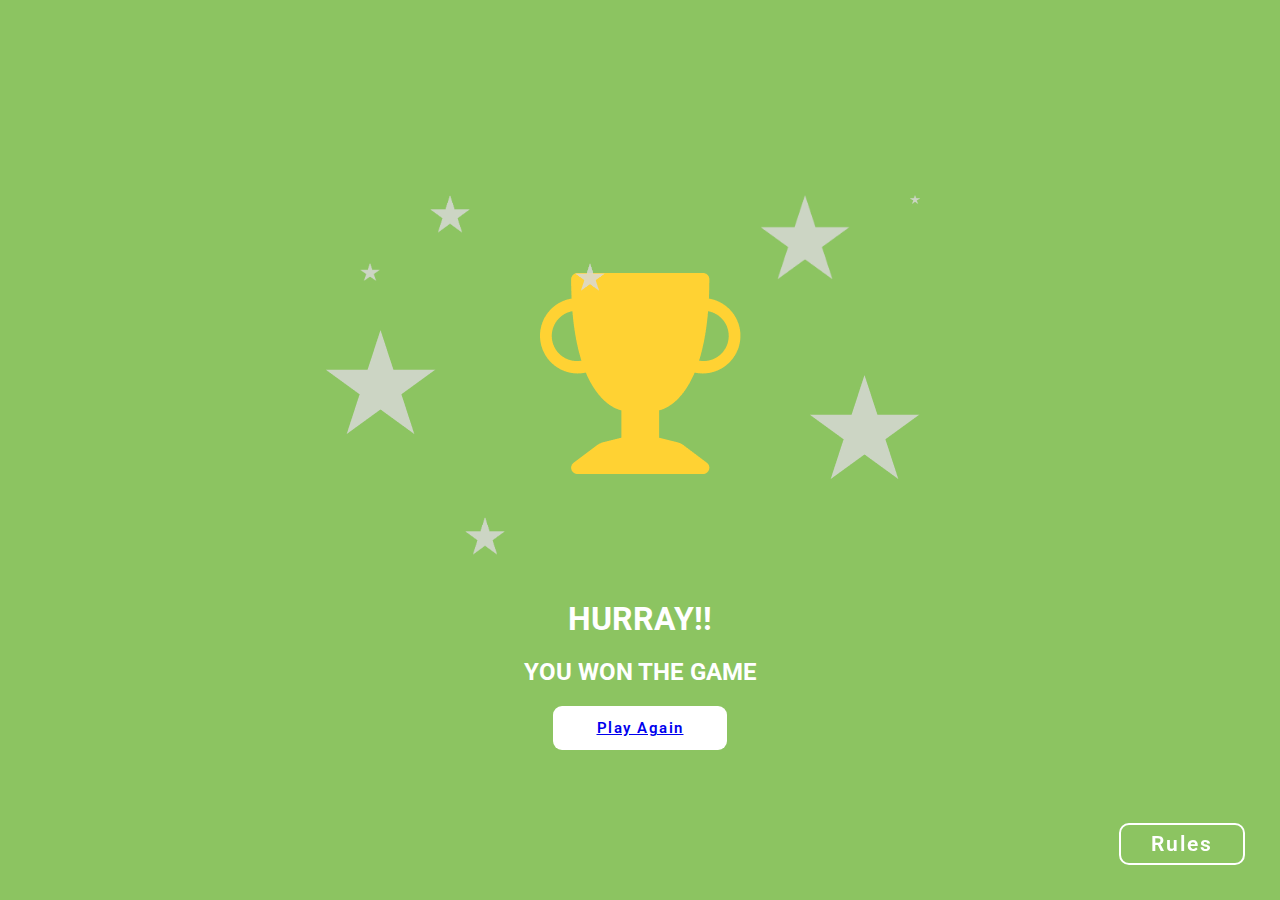
<file: moduletest1/win.html>
<!DOCTYPE html>
<html lang="en">
<head>
    <meta charset="UTF-8">
    <meta name="viewport" content="width=device-width, initial-scale=1.0">
    <title>You win</title>
    <link href="https://fonts.googleapis.com/css2?family=Roboto:wght@700&display=swap" rel="stylesheet">
    <link rel="stylesheet" href="./style.css">

</head>
<body>
    <div class="win">
        <div class="cup">
            <div class="cupimg">
                <img src="./image/cup.png" alt="" width="201" height="201">
                </div>

                <div class="stars">
                <img src="./image/Star.png" alt="" class="star1">
                <img src="./image/Star.png" alt="" class="star2">
                <img src="./image/Star.png" alt="" class="star3">
                <img src="./image/Star.png" alt="" class="star4">
                <img src="./image/Star.png" alt="" class="star5">
                <img src="./image/Star.png" alt="" class="star6">
                <img src="./image/Star.png" alt="" class="star7">
                <img src="./image/Star.png" alt="" class="star8">
            </div>
        </div>
        <h1 class="HURRAY">
            HURRAY!! 
        </h1>
        <h2 class="hurinfo">YOU WON THE GAME<h2>
            <div class="finalResult" id="choiceResultDetails">
                <button onclick="playagain()"><a href="./index.html">Play Again</a></button>
            </div>
        
    </div>
        
    <div class="buttonSection">
        <div class="button " id="ruleButton" onclick="closeRules()">
            Rules
        </div>
        
    </div>


    <div id="gameRule">
        <h1>Game Rule</h1>
        <ul>
            <li>Rock beats scissors, scissors beat paper, and paper beats rock.</li>
            <li>
                Agree ahead of time whether you’ll count off “rock, paper, scissors,
                shoot” or just “rock, paper, scissors.”
            </li>
            <li>
                Use rock, paper, scissors to settle minor decisions or simply play to
                pass the time
            </li>
            <li>
                If both players lay down the same hand, each player lays down another
                hand
            </li>
        </ul>
        <div id="closeRules" onclick="closeRules()">X</div>
    </div>

    <script src="./script.js"></script>
</body>
</html>
</file>
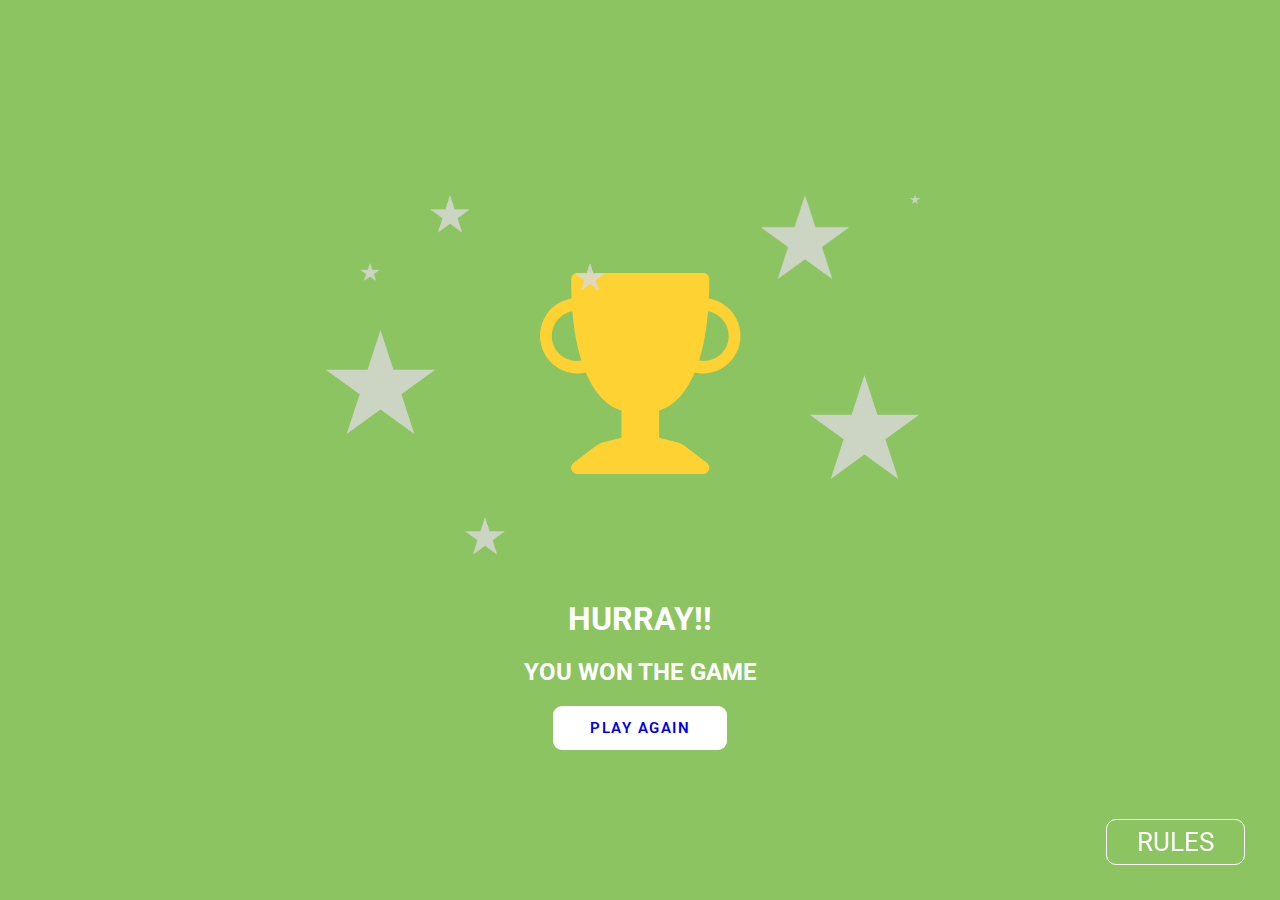
<file: test1/win.html>
<!DOCTYPE html>
<html lang="en">
<head>
    <meta charset="UTF-8">
    <meta name="viewport" content="width=device-width, initial-scale=1.0">
    <title>You win</title>
    <link href="https://fonts.googleapis.com/css2?family=Roboto:wght@700&display=swap" rel="stylesheet">
    <link rel="stylesheet" href="./style.css">

</head>
<body>
    <div class="win">
        <div class="cup">
            <div class="cupimg">
                <svg  xmlns="http://www.w3.org/2000/svg" width="201" height="201" viewBox="0 0 201 201" fill="none">
                    <path d="M31.1411 6.28125C31.1411 4.61536 31.8029 3.0177 32.9809 1.83974C34.1588 0.661773 35.7565 0 37.4224 0L163.047 0C164.713 0 166.311 0.661773 167.489 1.83974C168.667 3.0177 169.329 4.61536 169.329 6.28125C169.329 13.0399 169.178 19.4719 168.901 25.5772C173.865 26.3992 178.614 28.2068 182.868 30.8935C187.123 33.5801 190.796 37.0913 193.671 41.2202C196.547 45.349 198.566 50.0118 199.611 54.9336C200.655 59.8554 200.704 64.9366 199.754 69.8775C198.803 74.8184 196.873 79.5189 194.077 83.7019C191.281 87.8849 187.676 91.4657 183.474 94.2331C179.272 97.0005 174.558 98.8986 169.611 99.8152C164.663 100.732 159.583 100.649 154.668 99.5704C144.744 122.999 131.076 134.456 119.079 137.396V164.694L136.98 169.167C139.417 169.77 141.716 170.863 143.726 172.37L166.816 189.694C167.871 190.485 168.65 191.588 169.043 192.846C169.436 194.104 169.423 195.454 169.006 196.705C168.589 197.956 167.79 199.044 166.72 199.814C165.651 200.585 164.366 201 163.047 201H37.4224C36.104 201 34.8191 200.585 33.7497 199.814C32.6802 199.044 31.8803 197.956 31.4635 196.705C31.0466 195.454 31.0337 194.104 31.4268 192.846C31.8199 191.588 32.599 190.485 33.6536 189.694L56.7435 172.37C58.7535 170.863 61.0524 169.77 63.4896 169.167L81.3911 164.694V137.396C69.3939 134.456 55.7259 122.999 45.8016 99.5578C40.8844 100.642 35.7999 100.73 30.8483 99.8159C25.8967 98.9021 21.1784 97.0054 16.972 94.2378C12.7657 91.4701 9.15659 87.8876 6.3579 83.7018C3.5592 79.516 1.62765 74.8119 0.677325 69.8671C-0.273001 64.9224 -0.222836 59.8374 0.824858 54.9124C1.87255 49.9874 3.89653 45.3222 6.77726 41.1925C9.65799 37.0628 13.3371 33.5521 17.5972 30.868C21.8573 28.1838 26.6121 26.3806 31.5808 25.5647C31.2851 19.1411 31.1385 12.7116 31.1411 6.28125ZM32.3848 38.19C25.8295 39.3894 20.0192 43.1438 16.2321 48.6272C12.4449 54.1107 10.9911 60.8739 12.1906 67.4292C13.39 73.9845 17.1444 79.7948 22.6278 83.582C28.1113 87.3691 34.8745 88.8229 41.4298 87.6234C37.2465 74.4328 34.0431 58.1518 32.3848 38.19ZM159.052 87.6234C165.608 88.8229 172.371 87.3691 177.854 83.582C183.338 79.7948 187.092 73.9845 188.292 67.4292C189.491 60.8739 188.037 54.1107 184.25 48.6272C180.463 43.1438 174.653 39.3894 168.097 38.19C166.427 58.1644 163.223 74.4328 159.052 87.6234Z" fill="#FFD233"/>
                </svg>
            </div>
            <div class="stars">
                <img src="./image/Star.png" alt="" class="star1">
                <img src="./image/Star.png" alt="" class="star2">
                <img src="./image/Star.png" alt="" class="star3">
                <img src="./image/Star.png" alt="" class="star4">
                <img src="./image/Star.png" alt="" class="star5">
                <img src="./image/Star.png" alt="" class="star6">
                <img src="./image/Star.png" alt="" class="star7">
                <img src="./image/Star.png" alt="" class="star8">
            </div>
        </div>
        <h1 class="HURRAY">
            HURRAY!! 
        </h1>
        <h2 class="hurinfo">YOU WON THE GAME<h2>
            <div class="finalResult" id="choiceResultDetails">
                <button onclick="playagain()"><a href="./index.html">Play Again</a></button>
            </div>
        
    </div>
        
    <div class="buttonSection">
        <div class="button " id="ruleButton" onclick="closeRules()">
            Rules
        </div>
        
    </div>


    <div id="gameRule">
        <h1>Game Rule</h1>
        <ul>
            <li>Rock beats scissors, scissors beat paper, and paper beats rock.</li>
            <li>
                Agree ahead of time whether you’ll count off “rock, paper, scissors,
                shoot” or just “rock, paper, scissors.”
            </li>
            <li>
                Use rock, paper, scissors to settle minor decisions or simply play to
                pass the time
            </li>
            <li>
                If both players lay down the same hand, each player lays down another
                hand
            </li>
        </ul>
        <div id="closeRules" onclick="closeRules()">X</div>
    </div>

    <script src="./script.js"></script>
</body>
</html>
</file>
<file: miniproject1/style.css>
*{
   margin: 0;
   padding: 0;
   font-family:'Open Sans',  sans-serif
}


header {
   border: 1px solid black;
    background-color: #FFCD9E;
    color: black;
    flex-wrap: wrap;
}

.container {
    display: flex;
    justify-content: space-around;
    flex-wrap: wrap;
}

.content {
    margin: 90px;
  
}

.content h1{
 font-size: 40px; 
}
.content p{
    font-size: 18px;
    color:rgb(76, 75, 75);
}
.image {
    margin: 0px;
}

.content p[type="free"]{
    color: aliceblue;
    font-size:15px;
  
}
.content h3{
    font-size:20px ;
}

input {
    border-radius: 9px ;
    border: 4px solid #050505;
    font: 0.95rem/3 sans-serif;
    width: 400px;
    justify-content: space-evenly;
   
}

input[type="submit"]{
    background-color: black;
    color: aliceblue;
    font: bold;
    width: 200px;
}

footer {
    border: 1px solid black;
    background-color: rgb(47, 46, 46);
    color: white;
 
}
    

.list {
    display: flex;
    justify-content: space-around;
    margin: 30px;
    font-size: medium;
    
}

.list1{
    margin-right:700px;
padding-bottom: 100px;
}
  .list2 li{
    text-align: right;
  }
</file>
<file: miniproject2/style.css>
* {
    margin: 0;
    font-family: 'Poppins', sans-serif;
    font-family: 'Roboto', sans-serif;
}


.navbar {
    position: fixed;
    background-color: #6f6af7;
    display: flex;
    justify-content: space-between;
    width: 100%;
    height: 100px;
}

.logo {
    width: 215px;
    height: 63px;
    margin-top: 27px;
    margin-left: 44px;
}

.nav-items {
    width: 900px;
    display: flex;
    justify-content: space-evenly;
    align-items: center;
    color: #ffffff;
    
}
.nav-content{
    font-size: 25px;
}

.more-menu {
    display: flex;
    align-items: baseline;
    gap: 2.5px;
}

.down-arrow {
    width: 10px;
    height: 10px;
}

.search-box {
    display: flex;
    width: 314px;
    height: 57px;
    background-color: #ffffff;
    border-radius: 63px;
    align-items: center;
    justify-content: space-between;
    padding: 15px;
    box-sizing: border-box;
}

.search-para {
    color: #9f9f9f;
}

.hamburger-icon {
    width: 67px;
    height: 48px;
    margin-top: 20px;
    margin-right: 70px;
}


.content {
    display: flex;
    gap: 20px;
}

.image-comp {
    width: 356rem;
    height: 407px;
    margin-left: 50px;
    margin-top: 180px;
}

.V {
    box-sizing: border-box;
    height: 32.5rem;
    width: 500rem;
    margin-top: 174px;
    background-color: #e5d8ff;
    color: #6f7373;
    border: 6px solid #ffffff;
    box-shadow: inset 3px 5px 27px rgba (0, 0, 0, 0.25);
    border-radius: 20px;
    padding: 25px;
    margin-right:100px;
}


.social-icons{
        float: right;
        position: sticky;
        top: 130px;
        bottom: 260px;
        right: 0;
    }


.icons {
    width: 50px;
    height: 50px;
    display: block;
}



.status {
    margin-top: 45px;
    display: flex;
    width: 1348px;
    justify-content: space-evenly;
}

.A {
    width: 237px;
    height: 100px;
    color: #ffffff;
    box-shadow: 0px 9px 31px rgba(0, 0, 0, 0.4);
    border-radius: 11px;
    padding: 20px;
    box-sizing: border-box;
    font-weight: 700;
    font-size: 18px;
    line-height: 178.7%;
    letter-spacing: 0.04em;
    background-color: #929dff;
}

.B {
    width: 237px;
    height: 100px;
    color: #ffffff;
    box-shadow: 0px 9px 31px rgba(0, 0, 0, 0.4);
    border-radius: 11px;
    padding: 20px;
    box-sizing: border-box;
    font-weight: 700;
    font-size: 18px;
    line-height: 178.7%;
    letter-spacing: 0.04em;
    background-color: #734cf2;
}

.C {
    width: 237px;
    height: 100px;
    color: #ffffff;
    box-shadow: 0px 9px 31px rgba(0, 0, 0, 0.4);
    border-radius: 11px;
    padding: 20px;
    box-sizing: border-box;
    font-weight: 700;
    font-size: 18px;
    line-height: 178.7%;
    letter-spacing: 0.04em;
    background-color: #d288ff;
}

.D {
    width: 237px;
    height: 100px;
    color: #ffffff;
    box-shadow: 0px 9px 31px rgba(0, 0, 0, 0.4);
    border-radius: 11px;
    padding: 20px;
    box-sizing: border-box;
    font-weight: 700;
    font-size: 18px;
    line-height: 178.7%;
    letter-spacing: 0.04em;
    background-color: #000000;
}

.support-icon {
    width: 100px;
    height: 100px;
    position: fixed;
    right: 0;
    top: 460px;
    left: 1190px;
}




.contact {
    box-sizing: border-box;
    width: 1190px;
    height: 500px;
    background-color: #483eff;
    margin-top: 50px;
    margin-left: 80px;
    border-radius: 21px;
    margin-bottom: 20px;
    display: flex;
}

.in {
    flex-direction: column;
}

.info {
    width: 300px;
    height: 100px;
    margin-left: 153px;
    margin-top: 50px;
    box-sizing: border-box;
    padding: 38px 109px 52px 96px;
    font-weight: bold;
    font-size: medium;
    border-radius: 22px;
    justify-content: space-evenly;
    background-color: #bce0f6;
    box-shadow: 0px 6px 35px rgba(0, 0, 0, 0.39);
    font-weight: bold;
    color: #000000;
}

.book {
    width: 300px;
    height: 100px;
    margin-left: 153px;
    margin-top: 50px;
    box-sizing: border-box;
    padding: 38px 109px 52px 96px;
    font-weight: bold;
    font-size: medium;
    border-radius: 22px;
    justify-content: space-evenly;
    color: #ffffff;
    border: 5px solid #ffffff;
    border-radius: 22px;
}

.Setting {
    width: 300px;
    height: 100px;
    margin-left: 153px;
    margin-top: 50px;
    box-sizing: border-box;
    padding: 38px 109px 52px 96px;
    font-weight: bold;
    font-size: medium;
    border-radius: 22px;
    justify-content: space-evenly;
    color: #ffffff;
    border: 5px solid #ffffff;
    border-radius: 22px;
}

.your-info {
    box-sizing: border-box;
    margin-top: 25px;
    background-color: #ffffff;
    width: 600px;
    height: 450px;
    margin-left: 80px;
    border-radius: 19px;
}

.heading {
    margin-left: 54px;
    margin-top: 50px;
    font-size: x-large;
    color: #04285A;
}

.data {
    margin-left: 60px;
    margin-top: 40px;
    font-size: medium;
}

.{
    color: #04285a;
    padding: 10px;
    line-height: 30px;
}

.name {
    padding: 5px;
    color: #133363;
}

.email {
    padding: 5px;
    color: #133363;
}

.number {
    padding: 5px;
    color: #133363;
}

.marks {
    padding: 5px;
    color: #133363;
}

.btn {
    box-sizing: border-box;
    display: flex;
    width: 107px;
    height: 60px;
    background-color: #000000;
    color: #ffffff;
    border-radius: 9px;
    padding: 21px;
    align-items: center;
    gap: 8px;
    margin-left: 460px;
    margin-top: 90px;
}

.arrow-img {
    width: 25px;
    height: 20px;
}
</file>
<file: miniproject4/style.css>
* {
  margin: 0;
  padding: 0;
  box-sizing: border-box;
}


/* Body */

body {
  font-family: 'Inter', sans-serif;
  background-color: #3b4664;
  margin: 0;
  padding: 0;
}


/* Calculator  */

.calculator {
  max-width: 600px;
  margin: 0 auto;
  background-color: #252d44;
  border-radius: 10px;
  box-shadow: 0 4px 8px rgba(0, 0, 0, 0.2);
  overflow: hidden;
}


/* Header*/

.header {
  text-align: center;
  margin: 20px 0;
  font-size: 24px;
  color: #fff;
}


/* input display   */
.input-display {
  position: relative;
  display: flex;
  justify-content: center;
  align-items: center;
  margin: 20px;
}

.display {
  font-size: 2rem;
  height: 10vh;
  width: 100vw;
  text-align: right;
  color: #fff;
  background: #181f32;
  border-radius: 5px;
  padding: 25px;
  border: none;
  outline: none;
}


/* Numpad   */

.Numpad {
  border-radius: 5px;
  background: #252d44;
  width: 90vw;
  max-width: 600px;
  padding: 20px;
  margin: 0 auto;
}


/* Button container */

.btn-container {
  display: grid;
  grid-template-columns: 1fr 1fr 1fr 1fr;
  gap: 10px;
}


/* Button*/

.btn {
  margin: 10px;
  padding: 16px;
  border-radius: 5px;
  font-size: 20px;
  border: none;
  outline: none;
  cursor: pointer;
  transition: background-color 0.2s ease;
}

.btn-number {
  background-color: #eae3db;
  color: #181f32;
}

.btn-del {
  background-color: #3b4664;
  color: #fff;
  font-size: 15px;
}

.btn-operator {
  background-color: #647299;
  color: #fff;
}

.btn-reset {
  background-color: #647299;
  color: #fff;
  font-size: 15px;
  grid-column-start: -3;
  grid-column-end: 1;
}

.btn-equal {
  background-color: #d13f30;
  color: #fff;
  font-size: 15px;
  grid-column-start: -1;
  grid-column-end: 3;
}

.btn:hover {
  background-color: #c0c0c0;
  color: #181f32;
}
</file>
<file: moduletest1/style.css>
* {
	margin: 0;
	padding: 0;
	box-sizing: border-box;
	font-family: "Roboto";
}
/******body*******/
body {
	background-color: #8cc461;
	height: 100vh;
	overflow: hidden;
	display: flex;
	flex-direction: column;
}


/* top section */
.topsection {
	height: 30vh;
	width: 100%;
	display: flex;
	align-items: center;
	justify-content: center;
}
header {
	position: relative;
	border: 2px solid #fff;
	border-radius: 13px;
	width: 800px;
	height: 158px;
	display: flex;
	align-items: center;
	justify-content: space-around;
}
#rl {
	content: "";
	position: absolute;
	bottom: 0;
	right: 10px;
	cursor: pointer;
	font-size: 20px;
	font-weight: bolder;
	color: #060606;
}
.title .p1 {
	width: 135px;
	height: 37px;
	flex-shrink: 0;
	color: #FFF;
	font-family: Roboto;
	font-size: 40px;
	font-style: normal;
	font-weight: 600;
	line-height: normal;
	letter-spacing: 4px;
}
.title .p2 {
	width: 150px;
	height: 37px;
	flex-shrink: 0;
	color: #FFF;
	font-family: Roboto;
	font-size: 40px;
	font-style: normal;
	font-weight: 600;
	line-height: normal;
	letter-spacing: 4px;
}
.title .p3 {
	width: 235px;
	height: 37px;
	flex-shrink: 0;
	color: #FFF;
	font-family: Roboto;
	font-size: 40px;
	font-style: normal;
	font-weight: 600;
	line-height: normal;
	letter-spacing: 4px;
}
.score {
	display: flex;
	align-items: center;
	justify-content: space-around;
	flex-basis: 45%;
}
.scoreBox {
	width: 139px;
	height: 128px;
	background-color: #fff;
	color: #000;
	border-radius: 9px;
	display: flex;
	flex-direction: column;
	align-items: center;
	justify-content: center;
	padding-top: 15px;
}
.scoreBox p {
	color: #656565;
	font-family: Roboto;
	font-size: 17px;
	font-style: normal;
	font-weight: 600;
	line-height: normal;
	letter-spacing: 1.7px;
}
.scoreBox span {
	font-size: 60px;
	font-weight: bolder;
}
/* middel section */
.middle {
	height: 80vh;
	display: flex;
	align-items: center;
	justify-content: center;
}
.select {
	position: relative;
	width: 0;
	height: 0;
	border-bottom: 400px solid #324723;
	border-right: 400px solid rgba(128, 128, 128, 0);
	border-left: 400px solid #00000000;
	display: flex;
	align-items: center;
	justify-content: center;
	transform: rotate(180deg);
}
.select::after {
	content: "";
	position: absolute;
	bottom: -360px;
	color: #fff;
	display: block;
	width: 0;
	height: 0;
	border-bottom: 300px solid #8cc461;
	border-right: 300px solid transparent;
	border-left: 300px solid transparent;
}
.Img {
	transform: rotate(180deg);
	background-color: #fff;
	border-radius: 50%;
	width: 170px;
	height: 170px;
	display: flex;
	align-items: center;
	justify-content: center;
	box-shadow: 0px 0px 10px rgba(0, 0, 0, 0.623);
	cursor: pointer;
}
.rock {
	border: 20px solid #0074b6;
	position: absolute;
	top: 40vh;
	left: 230px;
	z-index: 10;
}
.rock:hover::after {
	content: "";
	position: absolute;
	display: block;
	width: 170px;
	height: 170px;
	border-radius: 50%;
	z-index: -1;
	animation: stoneAnimation 0.5s infinite alternate-reverse;
}
@keyframes stoneAnimation {
	0% {
		border: 0px solid #0073b63a;
	}
	100% {
		border: 13px solid #0073b63a;
	}
}
.paper {
	border: 20px solid #ffa943;
	position: absolute;
	bottom: -100px;
	left: -85px;
	z-index: 10;
}
.paper:hover::after {
	content: "";
	position: absolute;
	display: block;
	width: 170px;
	height: 170px;
	border-radius: 50%;
	z-index: -1;
	animation: paperAnimation 0.6s infinite alternate-reverse;
}
@keyframes paperAnimation {
	0% {
		border: 0px solid #ffaa4367;
	}
	100% {
		border: 13px solid #ffaa4367;
	}
}
.scissor {
	border: 20px solid #bd00ff;
	position: absolute;
	top: 40vh;
	right: 230px;
	z-index: 10;
}
.scissor:hover::after {
	content: "";
	position: absolute;
	display: block;
	width: 170px;
	height: 170px;
	border-radius: 50%;
	z-index: -1;
	animation: scissorAnimation 0.6s infinite alternate-reverse;
}
@keyframes scissorAnimation {
	0% {
		border: 0px solid #bb00ff62;
	}
	100% {
		border: 13px solid #bb00ff62;
	}
}
/* gameRule */
li {
	list-style: none;
}
#gameRule {
	background-color: #004429;
	width: 278px;
	height: 325px;
	;
	padding: 15px;
	color: white;
	display: none;
	justify-content: center;
	flex-direction: column;
	position: fixed;
	right: 90px;
	bottom: 130px;
	border: 7px solid #fff;
	border-radius: 13px;
	z-index: 100;
}
#gameRule h1 {
	font-size: 29px;
	text-align: center;
	margin: 4px 0;
	font-style: normal;
	font-weight: 500;
	line-height: normal;
}
#gameRule ul {
	width: 100%;
	margin-left: 9px;
}
#gameRule li {
	font-size: 13px;
	font-style: normal;
	font-weight: 400;
	line-height: normal;
	margin: 10px 0;
	margin-left: 20px;
}
#gameRule li::before {
	content: "";
	display: inline-block;
	position: absolute;
	left: 20px;
	margin-top: 4px;
	width: 8px;
	height: 8px;
	background-color: #ffd600;
}
#closeRules {
	font-family: "Dangrek";
	font-size: 44px;
	position: absolute;
	background-color: #ff0000;
	display: block;
	width: 50px;
	height: 50px;
	border-radius: 60%;
	border: 3px solid #fff;
	display: flex;
	align-items: center;
	justify-content: center;
	top: -30px;
	right: -20px;
	cursor: pointer;
}
.buttonSection {
	display: flex;
	align-items: center;
	justify-content: center;
	position: fixed;
	bottom: 20px;
	right: 20px;
}
.button {
	color: #fff;
	font-size: 21px;
	border-radius: 10px;
	padding: 7px 30px;
	font-family: Roboto;
	font-style: normal;
	font-weight: 600;
	line-height: normal;
	letter-spacing: 2.1px;
	cursor: pointer;
	margin: 15px;
	border: 2px solid #FFF;
}
#next {
	display: none;
}
.button {
	overflow: hidden;
	transform: translate3d(0, 0, 0);
}
.button:after {
	content: "";
	width: 100%;
	height: 100%;
	top: 0;
	left: 0;
	display: block;
	position: absolute;
	;
	pointer-events: none;
	background-image: radial-gradient(circle, #fff 10%, transparent 10.01%);
	background-repeat: no-repeat;
	background-position: 50%;
	transform: scale(10, 10);
	opacity: 0;
	transition: transform 0.5s, opacity 1s;
}
.button:active:after {
	transform: scale(0, 0);
	opacity: 0.3;
	transition: 0s;
}
/*  final Result */
.myChoice,
.pcChoice {
	background-color: #fff;
	position: relative;
	border-radius: 50%;
	display: flex;
	min-width: 170px;
	min-height: 170px;
	align-items: center;
	justify-content: center;
	border: 20px solid rgb(150, 11, 11);
	box-shadow: 3px 0px 21px 1px rgba(0, 0, 0, 0.2) inset;
}
#display {
	width: 90px;
	animation: handShack 0.6s alternate-reverse infinite;
}
.pcChoice img {
	transform: rotate(-30deg);
}
.myChoice img {
	transform: rotate(30deg);
}
.myChoice::after {
	content: "You Picked";
	position: absolute;
	top: -70px;
	font-size: 17px;
	text-transform: uppercase;
	color: #fff;
	font-weight: 600;
	letter-spacing: 1.7px;
}
.pcChoice::after {
	content: "PC Picked";
	position: absolute;
	top: -70px;
	text-transform: uppercase;
	color: #fff;
	font-weight: 600;
	font-size: 17px;
	letter-spacing: 1.7px;
}
.winner {
	position: absolute;
	width: 220px;
	height: 220px;
	background-color: transparent;
	border: 25px solid #289a27;
	border-radius: 50%;
	z-index: -1;
	animation: winnerAnimation 0.8s alternate-reverse infinite;
}
.winner::after {
	content: "";
	position: absolute;
	display: block;
	border: 25px solid rgba(29, 168, 43, 0.79);
	top: -29.4%;
	left: -29.35%;
	width: 220px;
	height: 220px;
	border-radius: 50%;
	animation: winnerAnimation 0.8s alternate-reverse infinite;
}
.winner::before {
	content: "";
	position: absolute;
	display: block;
	border: 25px solid rgba(46, 154, 37, 0.39);
	top: -44%;
	left: -44%;
	width: 270px;
	height: 270px;
	border-radius: 50%;
	animation: winnerAnimation 0.8s alternate-reverse infinite;
}
@keyframes winnerAnimation {
	0% {
		transform: scale(0.8);
	}
	100% {
		transform: scale(1);
	}
}
.Results {
	width: 60%;
	height: 100%;
	display: none;
	align-items: center;
	justify-content: center;
}
.resultshow {
	display: flex;
	width: 100%;
	align-items: center;
	justify-content: space-around;
}
#choiceResultDetails {
	transition: 0.3s ease-in-out;
}
.finalResult {
	color: #fff;
	display: flex;
	flex-direction: column;
	align-items: center;
}
.finalResulth1 {
	width: 183px;
	height: 36px;
	font-size: 39px;
	letter-spacing: 3.9px;
}
.finalResulth2 {
	width: 168px;
	height: 31px;
	font-size: 25px;
	margin-top: 5px;
	letter-spacing: 2.5px
}
.finalResult button {
	border-radius: 9px;
	background: #fff;
	color: #6b6b6b;
	width: 174px;
	height: 44px;
	flex-shrink: 0;
	border: none;
	outline: none;
	margin-top: 20px;
	font-size: 15px;
	font-weight: 600;
	letter-spacing: 1.5px;
	cursor: pointer;
}
@media only screen and (width <760px) {
	.header {
		height: 20vh;
	}
	.middle {
		height: 80vh;
	}
	header {
		flex-wrap: wrap;
		width: 340px;
		height: 150px;
	}
	.title {
		font-size: 15px;
		letter-spacing: inherit;
		min-width: 300px;
	}
	.scoreBox {
		width: 100px;
		height: 70px;
		margin: 0 20px;
		padding-top: 5px;
	}
	.scoreBox p {
		font-size: 12px;
	}
	.scoreBox span {
		font-size: 30px;
	}
	.title {
		text-align: center;
	}
	.buttonSection {
		bottom: 20px;
		right: 20px;
	}
	.button {
		font-size: 18px;
		font-weight: bold;
		padding: 5px 20px;
	}
	.select {
		border-bottom: 150px solid #324723;
		border-right: 150px solid rgba(128, 128, 128, 0);
		border-left: 150px solid #00000000;
	}
	select::after {
		bottom: -130px;
		border-bottom: 100px solid #8cc461;
		border-right: 100px solid transparent;
		border-left: 100px solid transparent;
	}
	.Img {
		width: 80px;
		height: 80px;
	}
	.Img img {
		width: 40px;
	}
	.Img:last-child img {
		width: 30px;
	}
	.rock {
		top: 100px;
		left: 80px;
		border: 8px solid #0074b6;
	}
	.rock:hover::after {
		width: 80px;
		height: 80px;
	}
	.paper {
		border: 8px solid #ffa943;
		bottom: -50px;
		left: -40px;
	}
	.paper:hover::after {
		width: 80px;
		height: 80px;
	}
	.scissor {
		border: 8px solid #bd00ff;
		top: 100px;
		right: 80px;
	}
	.scissor:hover::after {
		width: 80px;
		height: 80px;
	}
	/* Getting Result */
	.Results {
		flex-direction: column;
	}
	.myChoice,
	.pcChoice {
		min-width: 120px;
		min-height: 120px;
		border: 20px solid #bd00ffed;
	}
	.myChoice {
		order: 1;
	}
	.pcChoice {
		order: 2;
		margin-top: 50px;
	}
	.winner {
		width: 170px;
		height: 170px;
	}
	.winner::after {
		width: 170px;
		height: 170px;
		top: -41.5%;
		left: -42%;
	}
	.winner::before {
		width: 220px;
		height: 220px;
		top: -62%;
		left: -63%;
		/* display: none; */
	}
	.resultshow {
		flex-direction: column;
	}
	.finalResult h1 {
		font-size: 30px;
		text-transform: uppercase;
	}
	.finalResult h2 {
		text-transform: uppercase;
		font-size: 15px;
		margin-top: 5px;
		letter-spacing: inherit;
	}
	.finalResult {
		margin: 40px 0;
		background-color: rgba(128, 128, 128, 0.144);
		padding: 10px;
		border-radius: 10px;
		order: 3;
	}
	.pcChoice::after,
	.myChoice::after {
		font-size: 12px;
		width: 300px;
		text-align: center;
		top: -40px;
	}
	#gameRule {
		bottom: 80px;
		right: 40px;
		width: 280px;
		height: 300px;
	}
	#gameRule li {
		font-size: 12px;
	}
	#gameRule h1 {
		font-size: 25px;
	}
}
/* win.html */
.win {
	width: 100%;
	height: 100%;
	overflow: hidden;
	display: flex;
	align-items: center;
	justify-content: center;
	flex-direction: column;
}
.win .HURRAY {
	margin-bottom: 20px;
	text-transform: uppercase;
	color: #fff;
}
.win .hurinfo {
	color: #fff;
	text-transform: uppercase;
}
.cup {
	position: relative;
	width: 700px;
	display: flex;
	align-items: center;
	justify-content: center;
	height: 50vh;
	overflow: hidden;
}
.cup .cupimg {
	position: absolute;
}
/* stars */
.star1,
.star2,
.star3,
.star4,
.star5,
.star6,
.star7,
.star8 {
	position: absolute;
}
.star1 {
	width: 10px;
	top: 10%;
	right: 10%;
	animation: starTwinkle 0.2s ease-in-out alternate-reverse infinite;
}
.star2 {
	width: 20px;
	top: 25%;
	left: 10%;
	animation: starTwinkle 0.4s ease-in-out alternate-reverse infinite;
}
.star3 {
	width: 40px;
	top: 10%;
	left: 20%;
	animation: starTwinkle 0.6s ease-in-out alternate-reverse infinite;
}
.star4 {
	width: 90px;
	top: 10%;
	right: 20%;
	animation: starTwinkle 0.8s ease-in-out alternate-reverse infinite;
}
.star5 {
	top: 40%;
	left: 5%;
	animation: starTwinkle 0.6s ease-in-out alternate-reverse infinite;
}
.star6 {
	top: 50%;
	right: 10%;
	animation: starTwinkle 0.9s ease-in-out alternate-reverse infinite;
}
.star7 {
	width: 30px;
	top: 25%;
	right: 55%;
	animation: starTwinkle 0.5s ease-in-out alternate-reverse infinite;
}
.star8 {
	width: 40px;
	bottom: 10%;
	left: 25%;
	animation: starTwinkle 0.6s ease-in-out alternate-reverse infinite;
}
@keyframes starTwinkle {
	0% {
		transform: scale(0);
	}
	100% {
		transform: scale(1);
	}
}
</file>
<file: portfolio/style.css>
*{
    padding: 0;
    margin: 0;
    box-sizing: border-box;
    text-decoration: none;
    list-style: none;
    scroll-behavior:  smooth;
    font-family: 'Poppins', sans-serif;
}

:root {
    --bg-color:#2a2a2a;
    --second-bg-color:#202020;
    --text-color:#fff;
    --second-color:#ccc;
    --main-color:#fd4766;
    --big-font:5rem;
    --h2-font:3rem;
    --p-font:1.1rem;
}
body{
    background: var(--bg-color);
    color: var(--text-color);
}
header{
    position: fixed;
    width: 100%;
    top: 0;
    right: 0;
    z-index: 1000;
    display: flex;
    align-items: center;
    justify-content: center;
    background: transparent;
    padding: 22px 15%;
    border-bottom: 1px solid transparent;
    transition: all .45s ease;
}
.logo{
    color: var(--text-color);
    font-size: 35px;
    font-weight: 900;
    letter-spacing: 1px;
}
span{
    color: var(--main-color);
}
.navlist{
    display: flex;
}
.navlist a{
    color: var(--second-color);
    font-size: 17px;
    font-weight: 700;
    margin: 0 25px;
    transition: all .45s ease;
}

.navlist a:hover{
    color: var(--main-color);
}
.navlist a.active{
    color: var(--main-color);
}
#menu-icon {
    font-size: 35px;
    color: var(--text-color);
    z-index: 1000;
    cursor: pointer;
    margin-left: 25px;
    display: none;
}
section{
    padding: 160px 15% 120px;
}
.home{
    position: relative;
    height: 100vh;
    width: 100%;
    background-image: url("image/4.jpg");
    background-size: cover;
    background-position: center;
    display: flex;
    align-items: center;
    justify-content: flex-start;
}
.slide{
    margin-bottom: 20px;
}
.one{
    display: inline-block;
    margin-right: 15px;
    padding: 0 15px;
    line-height: 32px;
    font-size: 20px;
    font-weight: 500;
    background: var(--main-color);
    color: var(--text-color);
}
.two{
    display: inline-block;
    color: var(--second-bg-color);
    font-size: 20px;
    font-weight: 500;
}
.home-text h1{
    font-size: var(--big-font);
    font-weight: 700;
    color: var(--text-color);
    line-height: 1.1;
    margin: 0 0 8px;
}
.home-text h3{
    color: var(--text-color);
    margin: 0 0 35px;
    font-size: 3rem;
    font-weight: 700;
    line-height: 1.1;
}
.home-text p{
    color: var(--second-color);
    font-size: var(--p-font) ;
    line-height: 1.8;
    margin-bottom: 40 px;
}
.button{
    display: inline-block;
    align-items: center;
    justify-content: center;
}
.btn{
    display: inline-block;
    padding: 12px;
    background: var(--main-color);
    border-radius: 5px;
    color: var(--text-color);
    font-size: 1rem;
    letter-spacing: 1px;
    font-weight: 500;
    transition: all .45s ease;
}
.btn:hover{
    transform: scale(0.9);
}
.about{
    display: grid;
    grid-template-columns: repeat(2, 1fr);
    align-items: center;
    gap: 1.5rem;
    background-image: url("image/p8.jpg");

}
.about-img img{
    max-width: 630px;
    height: 500px;
    width: 100%;
    border-radius: 5px;
}
.about-text h2{
    font-size: var(--h2-font);
    line-height: 1;
}
.about-text h4{
    font-size: 24px;
    font-weight: 600;
    color: var(--text-color);
    line-height: 1.7;
    margin: 15 px 0 30px;
}
.about-text p{
    color: var(--second-color);
    font-size: var(--p-font);
    font-family: 'Times New Roman', Times, serif;
    line-height: 1.8;
    margin-bottom: 4rem;
}

.services{
    background: var(--second-bg-color);
}
.main-text{
    text-align: center;
}
.main-text p{
    color: var(--second-bg-color);
    font-size: 15px;
    margin-bottom: 15px;
}
.main-text h2{
    font-size: var(--h2-font);
    line-height: 1;
}
.services-content{
    display: grid;
    grid-template-columns: repeat(auto-fit,minmax(250px,auto));
    align-items: center;
    gap: 2.5rem;
    margin-top: 5rem;
} 
* {box-sizing: border-box}

.container {
  width: 100%;
  background-color: #ddd;
}

.html {width: 90%; background-color: #04AA6D;}
.css {width: 80%; background-color: #2196F3;}
.js {width: 65%; background-color: #f44336;}
.php {width: 60%; background-color: #808080;}

.skills {
  text-align: right;
  padding-top: 10px;
  padding-bottom: 10px;
  color: white;
}


* {
    box-sizing: border-box;
  }
  
  .column {
    float: left;
    width: 50%;
    padding: 10px;
  }
  .p {
    float:right;
    width: 50%;
    padding: 10px;
    
  }
  
 
.contact-text h4{
    font-size: var(--text-color);
    margin: 18px 0;
    font-size: 20px;
    font-weight: 600;
}
.contact-text h2{
    font-size: var(--h2-font);
    line-height: 1;
    text-align: center;
}

.contact-text p{
    color: var(--second-color);
    font-size: var(--p-font);
    line-height: 1.8;
    margin-bottom: 30px;
}

.list {
    margin-bottom: 2.8rem;
}
.list li{
    margin-bottom: 12px;
}
.list li a{
    display: block;
    color: var(--second-color);
    font-size: 14px;
    transition: all .45s ease;
}
.list li a:hover{
    color: var(--text-color);
    transform: translateY(5px);
}
.contact-icons i{
    height: 45px;
    width: 45px;
    color: var(--text-color);
    font-size: 22px;
    display: inline-block;
    align-items: center;
    justify-content: center;
    border-radius: 8px;
    margin-right: 15px;
    transition: all .45s ease;
}
.contact-icons i:hover{
    color: var(--main-color);
}
.contact-form form{
    position: relative;
}
.contact-form form input,form textarea{
    width: 100%;
    padding: 14px;
    background-color: #4e4d4d;
    color: var(--text-color);
    border: none;
    outline: none;
    font-size: 15px;
    border-radius: 8px;
    margin-bottom: 10px;
}
.contact-form textarea{
    resize: none;
    height: 240px;
}
.contact-form .submit{
    display: inline-block;
    font-size: 16px;
    background: var(--main-color);
    color: var(--text-color);
    width: 160px;
    transition: all .45s ease ;
}
.contact-form .submit:hover{
    transform: scale(1.1);
    cursor: pointer;
}
.last text p{
    color: var(--second-color);
    font-size: 14px;
}
.top i{
    padding: 10px;
    border-radius: 8px;
    font-size: 15px;
    color: var(--text-color);
    background: var(--main-color);
}
@media (max-width:140px) {
    header {
        padding: 12px 2.5%;
        transition: .1s;
    }
    section {
        padding: 110px 3% 60px;
    }
    .end{
        padding: 15px 3%;
    }
}
@media (max-width: 1100px){
    :root{
        --big-font:4 rem;
        --h2-font:2.5rem;
        --p-font:1rem;
        transition: .1s;
    }
    .home-text h3{
        font-size: 2.5rem;
    }
    .home{
        height: 87vh;
    }
}
@media(max-width:920){
    .about{
        grid-template-columns: 1fr;
    }
    .about-img img{
        width: 100%;
        height: auto;
        max-width: 100%;
    }
    .contact{
       grid-template-columns: 1fr;
    }
}
@media (max-width:480px){
    #menu-icon{
        display: grid;
    }
    .navlist{
        position: absolute;
        top: -1000px;
        right: 0;
        display: flex;
        flex-direction: column;
        background: var(--bg-color);
        text-align: left;
        transition: all .45s ease;
    }
    .navlist a{
        display: block;
        margin: 17px;
        font-size: 20px;
        transition: all .45s ease;
        color: var(--text-color);
    }
    .navlist a:hover{
        color: var(--main-color);
    }
    .navlist a.active{
        color: var(--text-color);
    }
    .navlist.open{
        top: 100%;
    }
}
</file>
<file: test1/style.css>
* {
	margin: 0;
	padding: 0;
	box-sizing: border-box;
	font-family: "Roboto";
}
/******body*******/
body {
	background-color: #8cc461;
	height: 100vh;
   
	overflow: hidden;
	display: flex;
	flex-direction: column;
}
li {
	list-style: none;
}
a {
	text-decoration: none;
}
/* top section */
.topsection {
	height: 30vh;
	width: 100%;
	display: flex;
	align-items: center;
	justify-content: center;
}
header {
	position: relative;
	border: 2px solid #fff;
	border-radius: 13px;
	width: 800px;
	height: 158px;
	display: flex;
	align-items: center;
	justify-content: space-around;
}

#rl {
	content: "";
	position: absolute;
	bottom: 0;
	right: 10px;
	cursor: pointer;
	font-size: 40px;
	font-weight: bolder;
	color: #060606;
}
  
.title .p1{
	width: 135px;
height: 37px;
flex-shrink: 0;
color: #FFF;
font-family: Roboto;
font-size: 40px;
font-style: normal;
font-weight: 600;
line-height:normal; 
letter-spacing: 4px;

}
 .title .p2{
width: 150px;
height: 37px;
flex-shrink: 0;
color: #FFF;
font-family: Roboto;
font-size: 40px;
font-style: normal;
font-weight: 600;
line-height: normal;
letter-spacing: 4px;
 }
 .title .p3{
	width: 235px;
height: 37px;
flex-shrink: 0;
color: #FFF;
font-family: Roboto;
font-size: 40px;
font-style: normal;
font-weight: 600;
line-height: normal;
letter-spacing: 4px;

 }

.score {
	display: flex;
	align-items: center;
	justify-content: space-around;
	flex-basis: 45%;
}
.scoreBox {
	width: 139px;
    height: 128px;
	background-color: #fff;
	color: #000;
	border-radius: 9px;
	display: flex;
	flex-direction: column;
	align-items: center;
	justify-content: center;
	padding-top: 15px;
}
.scoreBox p {
	color: #656565;

font-family: Roboto;
font-size: 17px;
font-style: normal;
font-weight: 600;
line-height: normal;
letter-spacing: 1.7px;
	

	
}
.scoreBox span {
	font-size: 60px;
	font-weight: bolder;
}
/* middel section */
.middle {
	height: 80vh;
    display: flex;
	align-items: center;
	justify-content: center;
}
.select  {
	position: relative;
	width: 350px;
	height:350 0;
	border-bottom:400px solid #324723 ;
	border-right:  400px solid rgba(128, 128, 128, 0);
	border-left:  400px solid #00000000;
	display: flex;
	align-items: center;
	justify-content: center;
	transform: rotate(180deg);
}



.select::after {
	content: "";
	position: absolute;
	bottom: -360px;
	color: #fff;
	display: block;
	width: 0;
	height: 0;
	border-bottom: 300px solid #8cc461;
	border-right: 300px solid transparent;
	border-left: 300px solid transparent;
}

.Img {
	transform: rotate(180deg);
	background-color: #fff;
	border-radius: 100%;
	width: 170px;
	height: 170px;
	display: flex;
	align-items: center;
	justify-content: center;
	box-shadow: 0px 0px 10px rgba(0, 0, 0, 0.623);
	cursor: pointer;
}

.rock {
	
    position: absolute;
	top: 40vh;
	left: 230px;
	z-index: 10;
}
.rock:hover::after {
	content: "";
	position: absolute;
	display: block;
	width: 170px;
	height: 170px;
	border-radius: 40%;
	z-index: -1;

	animation: stoneAnimation 0.5s infinite alternate-reverse;
}
@keyframes stoneAnimation {
	0% {
		border: 0px solid #0073b63a;
	}

	100% {
		border: 13px solid #0073b63a;
	}
}
.paper {
	border: 20px solid #ffa943;
	position: absolute;
	bottom: -100px;
	left: -85px;
	z-index: 10;
}
.paper:hover::after {
	content: "";
	position: absolute;
	display: block;
	width: 170px;
	height: 170px;
	border-radius: 50%;
	z-index: -1;
	animation: paperAnimation 0.6s infinite alternate-reverse;
}
@keyframes paperAnimation {
	0% {
		border: 0px solid #ffaa4367;
	}

	100% {
		border: 13px solid #ffaa4367;
	}
}
.scissor {
	border: 20px solid #bd00ff;
	position: absolute;
	top: 40vh;
	right: 230px;
	z-index: 10;
}
.scissor:hover::after {
	content: "";
	position: absolute;
	display: block;
	width: 170px;
	height: 170px;
	border-radius: 50%;
	z-index: -1;
	animation: scissorAnimation 0.6s infinite alternate-reverse;
}
@keyframes scissorAnimation {
	0% {
		border: 0px solid #bb00ff62;
	}

	100% {
		border: 13px solid #bb00ff62;
	}
}

/* gameRule */
#gameRule {
	background-color: #004429;
	width: 300px;
	height: 400px;
	padding: 15px;
	color: white;
	display: none;
	justify-content: center;
	flex-direction: column;
	position: fixed;
	right: 90px;
	bottom: 130px;
	border: 5px solid #fff;
	border-radius: 13px;
	z-index : 100;
}
#gameRule h1 {
	font-size: 18px;
	text-align: center;
	margin: 4px 0;
	
}

#gameRule ul {
	width: 100%;
	margin-left: 9px;
}
#gameRule li {
	font-size: 18px;
	margin: 10px 0;
	margin-left: 20px;
}

#gameRule li::before {
	content: "";
	display: inline-block;
	position: absolute;
	left: 20px;
	margin-top: 4px;
	width: 9px;
	height: 9px;
	background-color: #ffd600;
}
#closeRules {
	font-family: "Dangrek", cursive;
	font-size: 40px;
	position: absolute;
	background-color: #ff0000;
	display: block;
	width: 57px;
	height: 57px;
	border-radius: 50%;
	border: 3px solid #fff;
	display: flex;
	align-items: center;
	justify-content: center;
	top: -30px;
	right: -20px;
	cursor: pointer;
}
.buttonSection {
	display: flex;
	align-items: center;
	justify-content: center;
	position: fixed;
	bottom: 20px;
	right: 20px;
}
.button {
	color: #fff;
	font-size: 26px;
	border-radius: 10px;
	padding: 7px 30px;
	text-transform: uppercase;
	cursor: pointer;
	border: 1.5px solid #fff;
	margin: 15px;
}
#next {
	display: none;
}
.button {
	overflow: hidden;
	transform: translate3d(0, 0, 0);
}

.button:after {
   content: "";
	width: 100%;
	height: 100%;
	top: 0;
	left: 0;
	
display: block;
	position: absolute;;
	pointer-events: none;
	background-image: radial-gradient(circle, #fff 10%, transparent 10.01%);
	background-repeat: no-repeat;
	background-position: 50%;
	transform: scale(10, 10);
	opacity: 0;
	transition: transform 0.5s, opacity 1s;
}

.button:active:after {
	transform: scale(0, 0);
	opacity: 0.3;
	transition: 0s;
}
/*  final Result */
.myChoice,
.pcChoice {
	background-color: #fff;
	position: relative;
	border-radius: 50%;
	display: flex;
	min-width: 170px;
	min-height: 170px;
	align-items: center;
	justify-content: center;
	border: 20px solid rgb(150, 11, 11);
	box-shadow: 3px 0px 21px 1px rgba(0, 0, 0, 0.2) inset;
}
#loading {
	width: 90px;
	animation: handShack 0.6s alternate-reverse infinite;
}
@keyframes handShack {
	0% {
		transform: rotateZ(-40deg);
	}
	100% {
		transform: rotateZ(-60deg);
	}
}

.pcChoice img {
	transform: rotate(-30deg);
}
.myChoice img {
	transform: rotate(30deg);
}
.myChoice::after {
	content: "You Picked";
	position: absolute;
	top: -70px;
	text-transform: uppercase;
	color: #fff;
	font-weight: bold;
	letter-spacing: 2px;
}
.pcChoice::after {
	content: "PC Picked";
	position: absolute;
	top: -70px;
	text-transform: uppercase;
	color: #fff;
	font-weight: bold;
	letter-spacing: 2px;
}

.winner {
	position: absolute;
	width: 220px;
	height: 220px;
	background-color: transparent;
	border: 25px solid rgba(46, 154, 37, 0.39);
	border-radius: 50%;
	z-index: -1;
	animation: winnerAnimation 0.8s alternate-reverse infinite;
}
.winner::after {
	content: "";
	position: absolute;
	display: block;
	border: 25px solid rgba(46, 154, 37, 0.39);
	top: -29.4%;
	left: -29.35%;
	width: 220px;
	height: 220px;
	border-radius: 50%;
	animation: winnerAnimation 0.8s alternate-reverse infinite;
}
.winner::before {
	content: "";
	position: absolute;
	display: block;
	border: 25px solid rgba(46, 154, 37, 0.39);
	top: -44%;
	left: -44%;
	width: 350px;
	height: 350px;
	border-radius: 50%;
	animation: winnerAnimation 0.8s alternate-reverse infinite;
}

@keyframes winnerAnimation {
	0% {
		transform: scale(0.8);
	}
	100% {
		transform: scale(1);
	}
}

.Results {
	width: 60%;
	height: 100%;
	display: none;
	align-items: center;
	justify-content: center;
}
.resultshow {
	display: flex;
	width: 100%;
	align-items: center;
	justify-content: space-around;
}
#choiceResultDetails {
	transition: 0.3s ease-in-out;
}
.finalResult {
	color: #fff;
	display: flex;
	flex-direction: column;
	align-items: center;
}
.finalResulth1 {
	font-size: 50px;
	text-transform: uppercase;
}
.finalResulth2 {
	text-transform: uppercase;
	font-size: 25px;
	margin-top: 5px;
	letter-spacing: 2px;
}
.finalResult button {
	border-radius: 9px;
	background: #fff;
	color: #6b6b6b;
	width: 174px;
	height: 44px;
	flex-shrink: 0;
	border: none;
	outline: none;
	margin-top: 20px;
	font-size: 15px;
	font-weight: 600;
	letter-spacing: 1.5px;
	text-transform: uppercase;
	cursor: pointer;
}
@media only screen and (width <760px) {
	.header{
		height: 20vh;
	}
	.middle{
		height: 80vh;
	}
	header {
		flex-wrap: wrap;
		width: 340px;
		height: 150px;
	}
	.title{
		font-size: 15px;
		letter-spacing: inherit;
		min-width: 300px;
	}
	.scoreBox {
		width: 100px;
		height: 70px;
		margin: 0 20px;
		padding-top: 5px;
	}
	.scoreBox p {
		font-size: 12px;
	}
	.scoreBox span {
		font-size: 30px;
	}
	.title {
		text-align: center;
	}
	.buttonSection{
		bottom: 20px;
		right: 20px;
	}
	.button {
		font-size: 18px;
		font-weight: bold;
		padding: 5px 20px;
	}
	.select {
		border-bottom: 150px solid #324723;
		border-right: 150px solid rgba(128, 128, 128, 0);
		border-left: 150px solid #00000000;
	}
	select::after {
		bottom: -130px;
		border-bottom: 100px solid #8cc461;
		border-right: 100px solid transparent;
		border-left: 100px solid transparent;
	}
	.Img {
		width: 80px;
		height: 80px;
	}
	.Img img {
		width: 40px;
	}
	.Img:last-child img {
		width: 30px;
	}
	.rock {
		top: 100px;
		left: 80px;
		border: 8px solid #0074b6;
	}
	.rock:hover::after {
		width: 80px;
		height: 80px;
	}
	.paper {
		border: 8px solid #ffa943;
		bottom: -50px;
		left: -40px;
	}
	.paper:hover::after {
		width: 80px;
		height: 80px;
	}
	.scissor {
		border: 8px solid #bd00ff;
		top: 100px;
		right: 80px;
	}
	.scissor:hover::after {
		width: 80px;
		height: 80px;
	}

	/* Getting Result */

	.Results {
		flex-direction: column;
	}

	.myChoice,
	.pcChoice {
		min-width: 120px;
		min-height: 120px;
		border: 20px solid #bd00ffed;
	}
	.myChoice {
		order: 1;
	}
	.pcChoice {
		order: 2;
		margin-top: 50px;
	}
	.winner {
		width: 170px;
		height: 170px;
	}
	.winner::after {
		width: 170px;
		height: 170px;
		top: -41.5%;
		left: -42%;
	}
	.winner::before {
		width: 220px;
		height: 220px;
		top: -62%;
		left: -63%;
		/* display: none; */
	}
	.resultshow {
		flex-direction: column;
	}

	.finalResult h1 {
		font-size: 30px;
		text-transform: uppercase;
	}
	.finalResult h2 {
		text-transform: uppercase;
		font-size: 15px;
		margin-top: 5px;
		letter-spacing: inherit;
	}
	.finalResult {
		margin: 40px 0;
		background-color: rgba(128, 128, 128, 0.144);
		padding: 10px;
		border-radius: 10px;
		order: 3;
	}
	.pcChoice::after,
	.myChoice::after {
		font-size: 12px;
		width: 300px;
		text-align: center;
		top: -40px;
	}
	#gameRule{
		bottom: 80px;
		right: 40px;
		width: 280px;
		height: 300px;
	}
	#gameRule li{
		font-size: 12px;
	}
	#gameRule h1{
		font-size: 25px;
	}
}

/* win.html */

.win {
	width: 100%;
	height: 100%;
	overflow: hidden;
	display: flex;
	align-items: center;
	justify-content: center;
	flex-direction: column;
}
.win .HURRAY {
	margin-bottom: 20px;
	text-transform: uppercase;
	color: #fff;
}
.win .hurinfo {
	color: #fff;
	text-transform: uppercase;
}
.cup {
	position: relative;
	width: 700px;
	display: flex;
	align-items: center;
	justify-content: center;
	height: 50vh;
	overflow: hidden;
}
.cup .cupimg {
	position: absolute;
}
/* stars */
.star1,
.star2,
.star3,
.star4,
.star5,
.star6,
.star7,
.star8 {
	position: absolute;
}

.star1 {
	width: 10px;
	top: 10%;
	right: 10%;
	animation: starTwinkle 0.2s ease-in-out alternate-reverse infinite;
}
.star2 {
	width: 20px;
	top: 25%;
	left: 10%;
	animation: starTwinkle 0.4s ease-in-out alternate-reverse infinite;
}
.star3 {
	width: 40px;
	top: 10%;
	left: 20%;
	animation: starTwinkle 0.6s ease-in-out alternate-reverse infinite;
}
.star4 {
	width: 90px;
	top: 10%;
	right: 20%;
	animation: starTwinkle 0.8s ease-in-out alternate-reverse infinite;
}
.star5 {
	top: 40%;
	left: 5%;
	animation: starTwinkle 0.6s ease-in-out alternate-reverse infinite;
}
.star6 {
	top: 50%;
	right: 10%;
	animation: starTwinkle 0.9s ease-in-out alternate-reverse infinite;
}
.star7 {
	width: 30px;
	top: 25%;
	right: 55%;
	animation: starTwinkle 0.5s ease-in-out alternate-reverse infinite;
}
.star8 {
	width: 40px;
	bottom: 10%;
	left: 25%;
	animation: starTwinkle 0.6s ease-in-out alternate-reverse infinite;
}

@keyframes starTwinkle {
	0% {
		transform: scale(0);
	}
	100% {
		transform: scale(1);
	}
}
</file>
